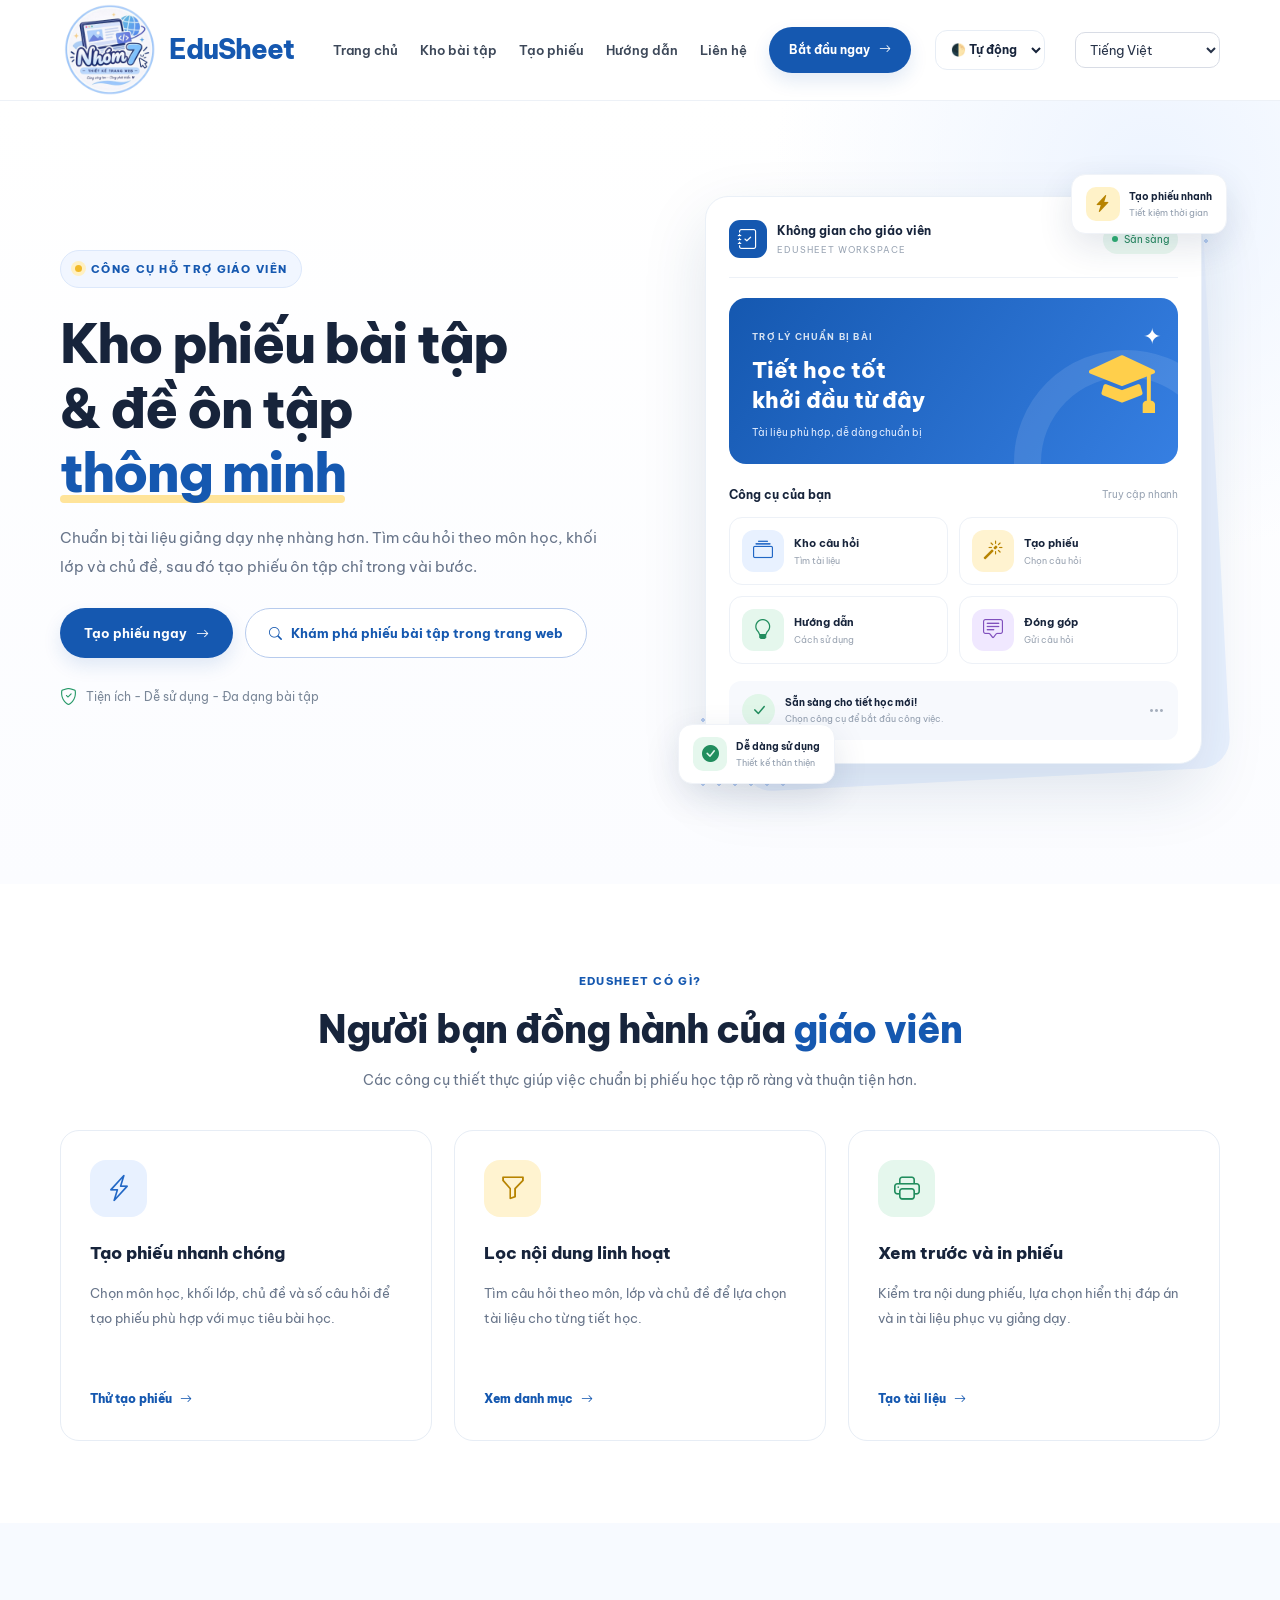
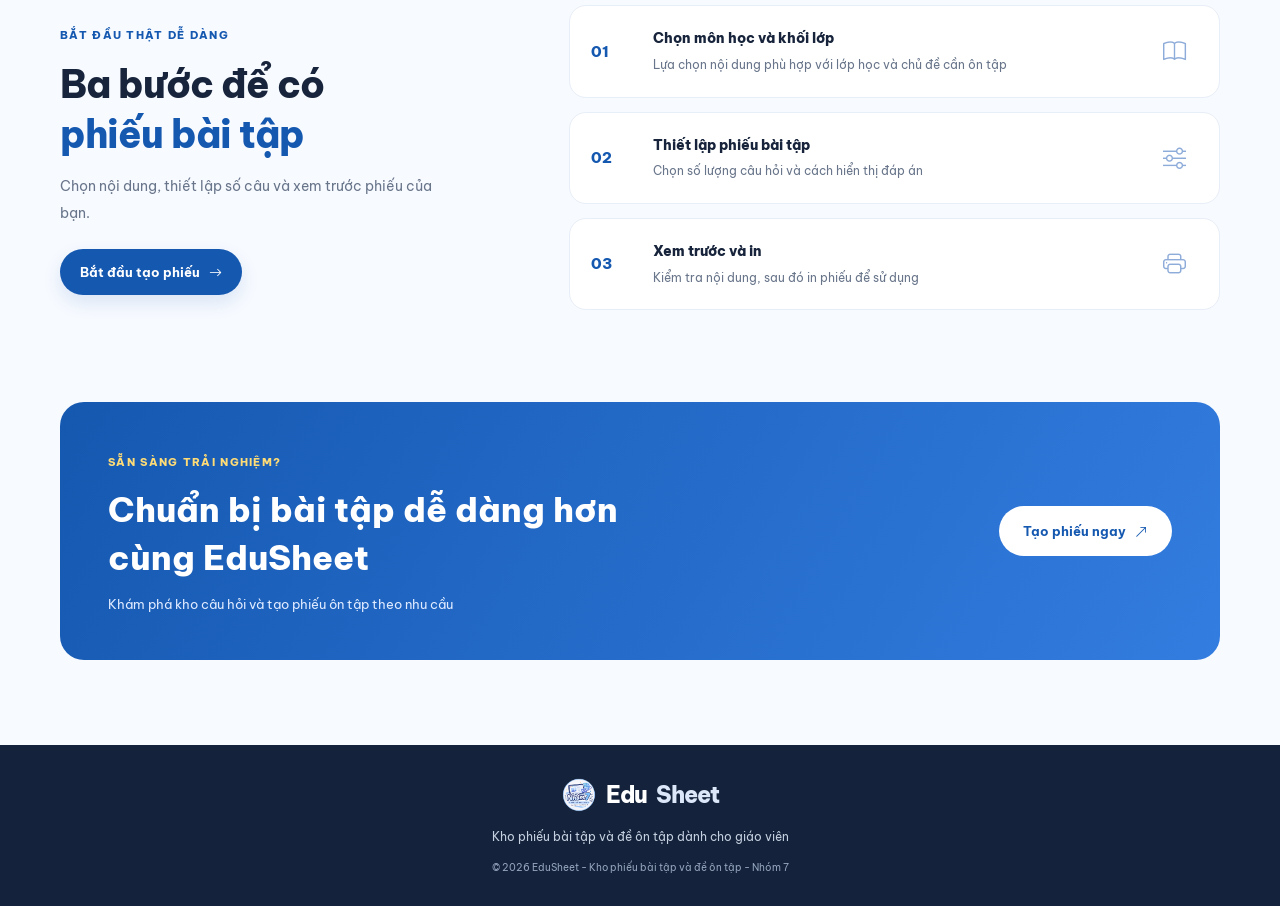
<file: index.html>
<!DOCTYPE html>
<html lang="vi">

<head>
    <meta charset="UTF-8">
    <meta name="viewport" content="width=device-width, initial-scale=1.0">

    <link rel="preconnect" href="https://fonts.googleapis.com">
    <link href="https://fonts.googleapis.com/css2?family=Be+Vietnam+Pro:wght@400;500;600;700;800&display=swap"
        rel="stylesheet">

    <link href="https://cdn.jsdelivr.net/npm/bootstrap-icons@1.11.3/font/bootstrap-icons.min.css" rel="stylesheet">

    <link rel="stylesheet" href="css/style.css">

    <title>EduSheet | Kho phiếu bài tập và đề ôn tập</title>
</head>

<body>

    <header class="site-header">
        <nav class="navbar">
            <div class="container nav-inner">

                <a class="brand" href="index.html">
                    <img src="images/logo-nhom7.png" alt="EduSheet Logo" class="brand-logo">
                    EduSheet
                </a>

                <button class="menu-toggle" id="menuToggle" aria-label="Mở menu">
                    <i class="bi bi-list"></i>
                </button>

                <div class="nav-menu" id="navMenu">

                    <a class="nav-link" href="index.html">Trang chủ</a>
                    <a class="nav-link" href="categories.html">Kho bài tập</a>
                    <a class="nav-link" href="generator.html">Tạo phiếu</a>
                    <a class="nav-link" href="faq.html">Hướng dẫn</a>
                    <a class="nav-link" href="contact.html">Liên hệ</a>

                    <a class="btn btn-primary nav-cta" href="generator.html">
                        Bắt đầu ngay
                        <i class="bi bi-arrow-right"></i>
                    </a>

                    <div class="theme-switcher">
                        <label for="themeSelect" class="visually-hidden">
                            Chọn giao diện &nbsp; &nbsp;
                        </label>

                        <select id="themeSelect" class="theme-select" aria-label="Chọn giao diện">
                            <option value="light">☀️ Sáng</option>
                            <option value="dark">🌙 Tối</option>
                            <option value="auto">🌓 Tự động</option>
                        </select>
                    </div>

                    <div class="language-switcher">
                        <label for="languageSelect" class="visually-hidden">
                            Chọn ngôn ngữ
                        </label>

                        <select id="languageSelect" class="form-select form-select-sm" aria-label="Chọn ngôn ngữ">
                            <option value="vi">Tiếng Việt</option>
                            <option value="en">English</option>
                        </select>
                    </div>

                </div>
            </div>
        </nav>
    </header>
    <main>

        <section class="hero">
            <div class="container hero-grid">

                <div class="hero-copy reveal">

                    <div class="eyebrow">
                        <span class="eyebrow-dot"></span>
                        CÔNG CỤ HỖ TRỢ GIÁO VIÊN
                    </div>

                    <h1>
                        Kho phiếu bài tập<br>
                        &amp; đề ôn tập
                        <span class="title-highlight">nhanh chóng</span>
                    </h1>

                    <p class="hero-lead">
                        Chuẩn bị tài liệu giảng dạy nhẹ nhàng hơn. Tìm câu hỏi
                        theo môn học, khối lớp và chủ đề, sau đó tạo phiếu ôn tập
                        chỉ trong vài bước.
                    </p>

                    <div class="hero-actions">
                        <a class="btn btn-primary btn-large" href="generator.html">
                            Tạo phiếu ngay
                            <i class="bi bi-arrow-right"></i>
                        </a>

                        <a class="btn btn-outline btn-large" href="categories.html">
                            <i class="bi bi-search"></i>
                            Khám phá phiếu bài tập trong trang web
                        </a>
                    </div>

                    <div class="hero-trust">
                        <i class="bi bi-shield-check"></i>
                        Tiện ích - Dễ sử dụng - Đa dạng bài tập
                    </div>

                </div>

                <div class="hero-art reveal">

                    <div class="dots dots-top"></div>

                    <div class="dashboard">

                        <div class="dash-top">

                            <div class="dash-brand">
                                <span class="mini-mark">
                                    <i class="bi bi-journal-check"></i>
                                </span>

                                <div>
                                    <strong>Không gian cho giáo viên</strong>
                                    <small>EDUSHEET WORKSPACE</small>
                                </div>
                            </div>

                            <span class="status">
                                <i></i>
                                Sẵn sàng
                            </span>

                        </div>

                        <div class="dash-banner">

                            <div>
                                <small>TRỢ LÝ CHUẨN BỊ BÀI</small>

                                <h2>
                                    Tiết học tốt<br>
                                    khởi đầu từ đây
                                </h2>

                                <p>
                                    Tài liệu phù hợp, dễ dàng chuẩn bị
                                </p>
                            </div>

                            <div class="banner-illustration">
                                <i class="bi bi-mortarboard-fill"></i>
                                <span>✦</span>
                            </div>

                        </div>

                        <div class="dash-section-title">
                            <strong>Công cụ của bạn</strong>
                            <span>Truy cập nhanh</span>
                        </div>

                        <div class="dash-grid">

                            <a href="categories.html" class="dash-item">
                                <span class="dash-icon blue">
                                    <i class="bi bi-collection"></i>
                                </span>
                                <b>Kho câu hỏi</b>
                                <small>Tìm tài liệu</small>
                            </a>

                            <a href="generator.html" class="dash-item">
                                <span class="dash-icon yellow">
                                    <i class="bi bi-magic"></i>
                                </span>
                                <b>Tạo phiếu</b>
                                <small>Chọn câu hỏi</small>
                            </a>

                            <a href="faq.html" class="dash-item">
                                <span class="dash-icon green">
                                    <i class="bi bi-lightbulb"></i>
                                </span>
                                <b>Hướng dẫn</b>
                                <small>Cách sử dụng</small>
                            </a>

                            <a href="contact.html" class="dash-item">
                                <span class="dash-icon purple">
                                    <i class="bi bi-chat-square-text"></i>
                                </span>
                                <b>Đóng góp</b>
                                <small>Gửi câu hỏi</small>
                            </a>

                        </div>

                        <div class="dash-bottom">

                            <span class="check-circle">
                                <i class="bi bi-check-lg"></i>
                            </span>

                            <div>
                                <b>Sẵn sàng cho tiết học mới!</b>
                                <small>
                                    Chọn công cụ để bắt đầu công việc.
                                </small>
                            </div>

                            <i class="bi bi-three-dots"></i>

                        </div>

                    </div>

                    <div class="float-note note-top">
                        <span class="note-icon yellow">
                            <i class="bi bi-lightning-charge-fill"></i>
                        </span>

                        <div>
                            <b>Tạo phiếu nhanh</b>
                            <small>Tiết kiệm thời gian</small>
                        </div>
                    </div>

                    <div class="float-note note-bottom">
                        <span class="note-icon green">
                            <i class="bi bi-check-circle-fill"></i>
                        </span>

                        <div>
                            <b>Dễ dàng sử dụng</b>
                            <small>Thiết kế thân thiện</small>
                        </div>
                    </div>

                    <div class="dots dots-bottom"></div>

                </div>
            </div>
        </section>

        <section class="section-space">
            <div class="container">

                <div class="section-heading reveal">
                    <span class="section-kicker">EDUSHEET CÓ GÌ?</span>

                    <h2>
                        Người bạn đồng hành của
                        <span>giáo viên</span>
                    </h2>

                    <p>
                        Các công cụ thiết thực giúp việc chuẩn bị phiếu học tập
                        rõ ràng và thuận tiện hơn.
                    </p>
                </div>

                <div class="benefit-grid">

                    <article class="benefit-card reveal">

                        <div class="benefit-icon icon-blue">
                            <i class="bi bi-lightning-charge"></i>
                        </div>

                        <h3>Tạo phiếu nhanh chóng</h3>

                        <p>
                            Chọn môn học, khối lớp, chủ đề và số câu hỏi để tạo
                            phiếu phù hợp với mục tiêu bài học.
                        </p>

                        <a href="generator.html">
                            Thử tạo phiếu
                            <i class="bi bi-arrow-right"></i>
                        </a>

                    </article>

                    <article class="benefit-card reveal">

                        <div class="benefit-icon icon-yellow">
                            <i class="bi bi-funnel"></i>
                        </div>

                        <h3>Lọc nội dung linh hoạt</h3>

                        <p>
                            Tìm câu hỏi theo môn, lớp và chủ đề để lựa chọn tài
                            liệu cho từng tiết học.
                        </p>

                        <a href="categories.html">
                            Xem danh mục
                            <i class="bi bi-arrow-right"></i>
                        </a>

                    </article>

                    <article class="benefit-card reveal">

                        <div class="benefit-icon icon-green">
                            <i class="bi bi-printer"></i>
                        </div>

                        <h3>Xem trước và in phiếu</h3>

                        <p>
                            Kiểm tra nội dung phiếu, lựa chọn hiển thị đáp án
                            và in tài liệu phục vụ giảng dạy.
                        </p>

                        <a href="generator.html">
                            Tạo tài liệu
                            <i class="bi bi-arrow-right"></i>
                        </a>

                    </article>

                </div>
            </div>
        </section>

        <section class="steps-section section-space">
            <div class="container steps-layout">

                <div class="steps-copy reveal">

                    <span class="section-kicker">
                        BẮT ĐẦU THẬT DỄ DÀNG
                    </span>

                    <h2>
                        Ba bước để có<br>
                        <span>phiếu bài tập</span>
                    </h2>

                    <p>
                        Chọn nội dung, thiết lập số câu và xem trước phiếu của bạn.
                    </p>

                    <a href="generator.html" class="btn btn-primary">
                        Bắt đầu tạo phiếu
                        <i class="bi bi-arrow-right"></i>
                    </a>

                </div>

                <div class="steps-list">

                    <div class="step reveal">

                        <span class="step-number">01</span>

                        <div>
                            <h3>Chọn môn học và khối lớp</h3>
                            <p>
                                Lựa chọn nội dung phù hợp với lớp học và chủ đề
                                cần ôn tập
                            </p>
                        </div>

                        <i class="bi bi-book"></i>

                    </div>

                    <div class="step reveal">

                        <span class="step-number">02</span>

                        <div>
                            <h3>Thiết lập phiếu bài tập</h3>
                            <p>
                                Chọn số lượng câu hỏi và cách hiển thị đáp án
                            </p>
                        </div>

                        <i class="bi bi-sliders"></i>

                    </div>

                    <div class="step reveal">

                        <span class="step-number">03</span>

                        <div>
                            <h3>Xem trước và in</h3>
                            <p>
                                Kiểm tra nội dung, sau đó in phiếu để sử dụng
                            </p>
                        </div>

                        <i class="bi bi-printer"></i>

                    </div>

                </div>
            </div>
        </section>

        <section class="cta-section">
            <div class="container">

                <div class="cta-box reveal">

                    <div>
                        <span class="section-kicker">
                            SẴN SÀNG TRẢI NGHIỆM?
                        </span>

                        <h2>
                            Chuẩn bị bài tập dễ dàng hơn<br>
                            cùng EduSheet
                        </h2>

                        <p>
                            Khám phá kho câu hỏi và tạo phiếu ôn tập theo nhu cầu
                        </p>
                    </div>

                    <a href="generator.html" class="btn btn-white btn-large">
                        Tạo phiếu ngay
                        <i class="bi bi-arrow-up-right"></i>
                    </a>

                </div>
            </div>
        </section>

    </main>

    <footer class="footer">
        <div class="container footer-inner">

            <a class="brand footer-brand" href="index.html">
                <img src="images/logo-nhom7.png" alt="EduSheet Logo" class="brand-logo">
                Edu<span class="brand-accent">Sheet</span>
            </a>

            <p>
                Kho phiếu bài tập và đề ôn tập dành cho giáo viên
            </p>

            <small>
                © 2026 EduSheet - Kho phiếu bài tập và đề ôn tập - Nhóm 7
            </small>

        </div>
    </footer>

    <button id="backToTop" class="back-to-top" aria-label="Lên đầu trang">
        <i class="bi bi-arrow-up"></i>
    </button>

    <script src="js/data.js"></script>
    <script src="js/main.js"></script>
    <script src="js/i18n.js"></script>
</body>

</html>
</file>
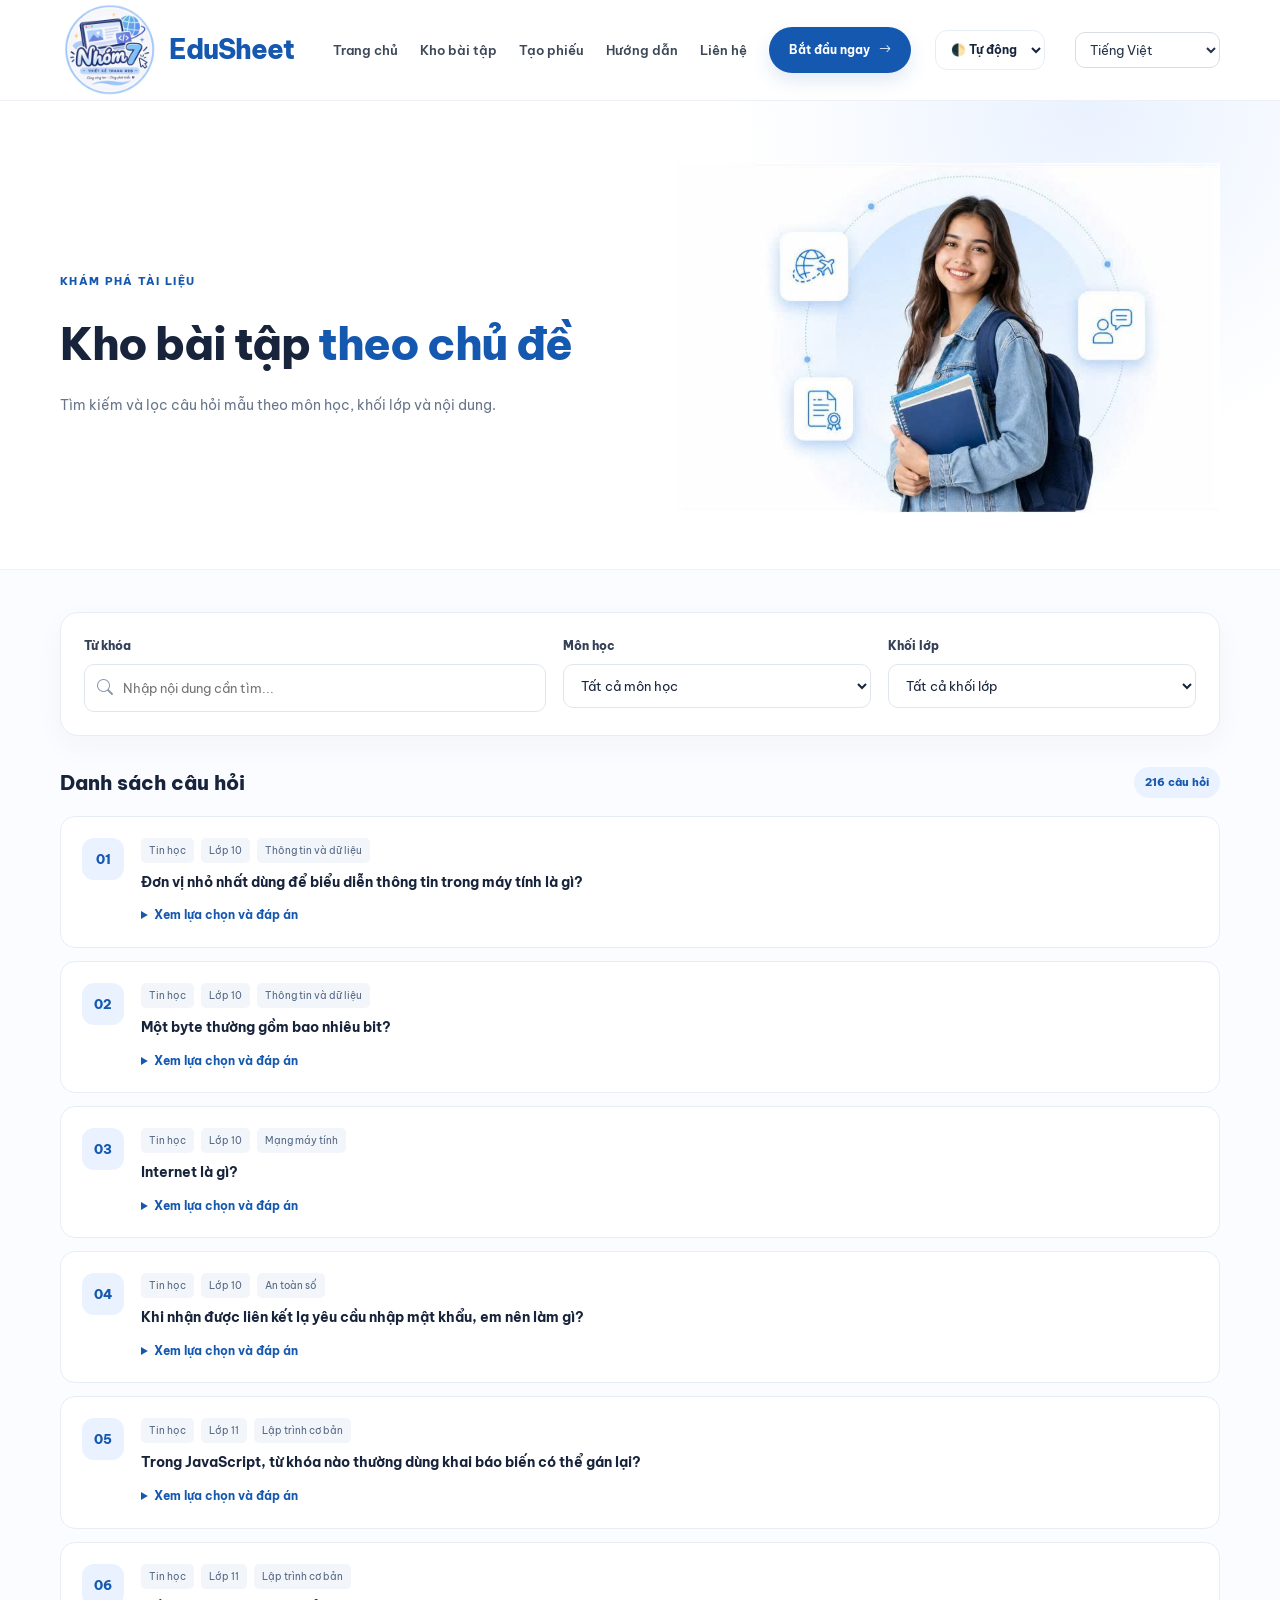
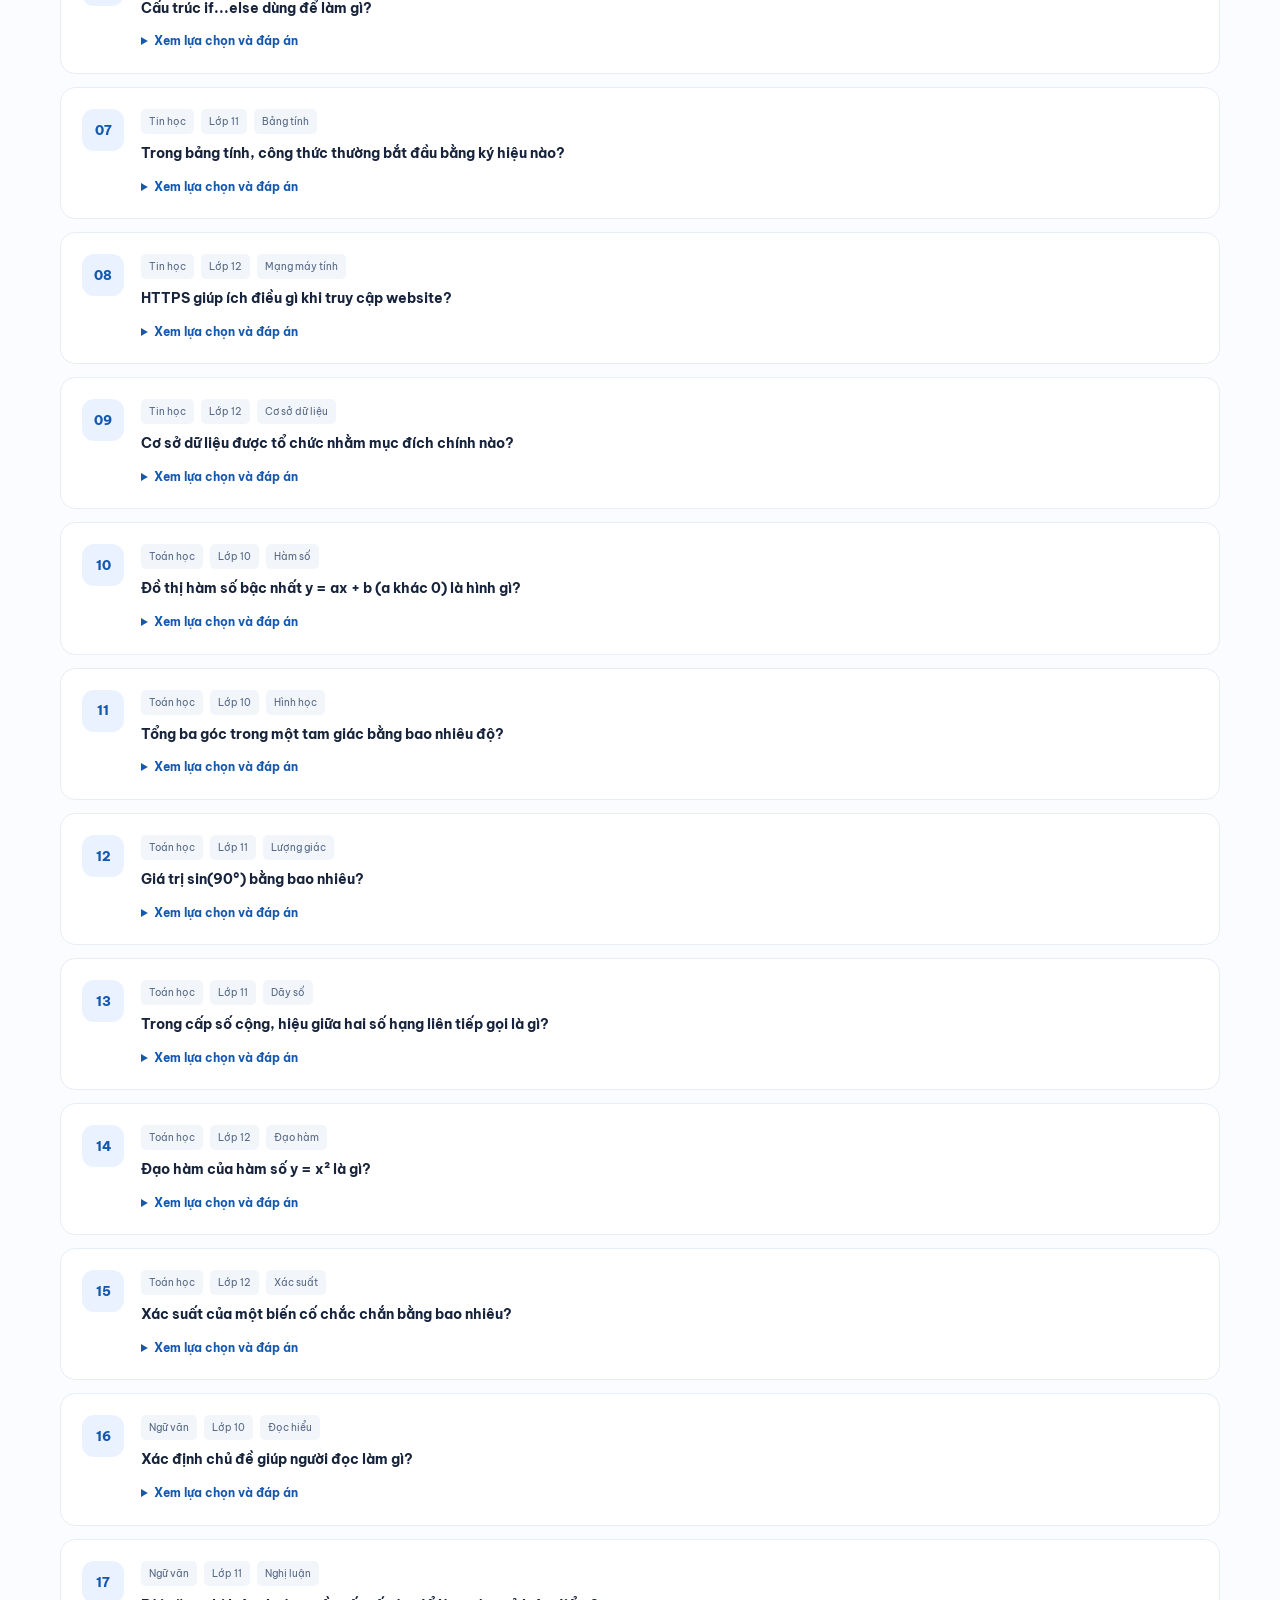
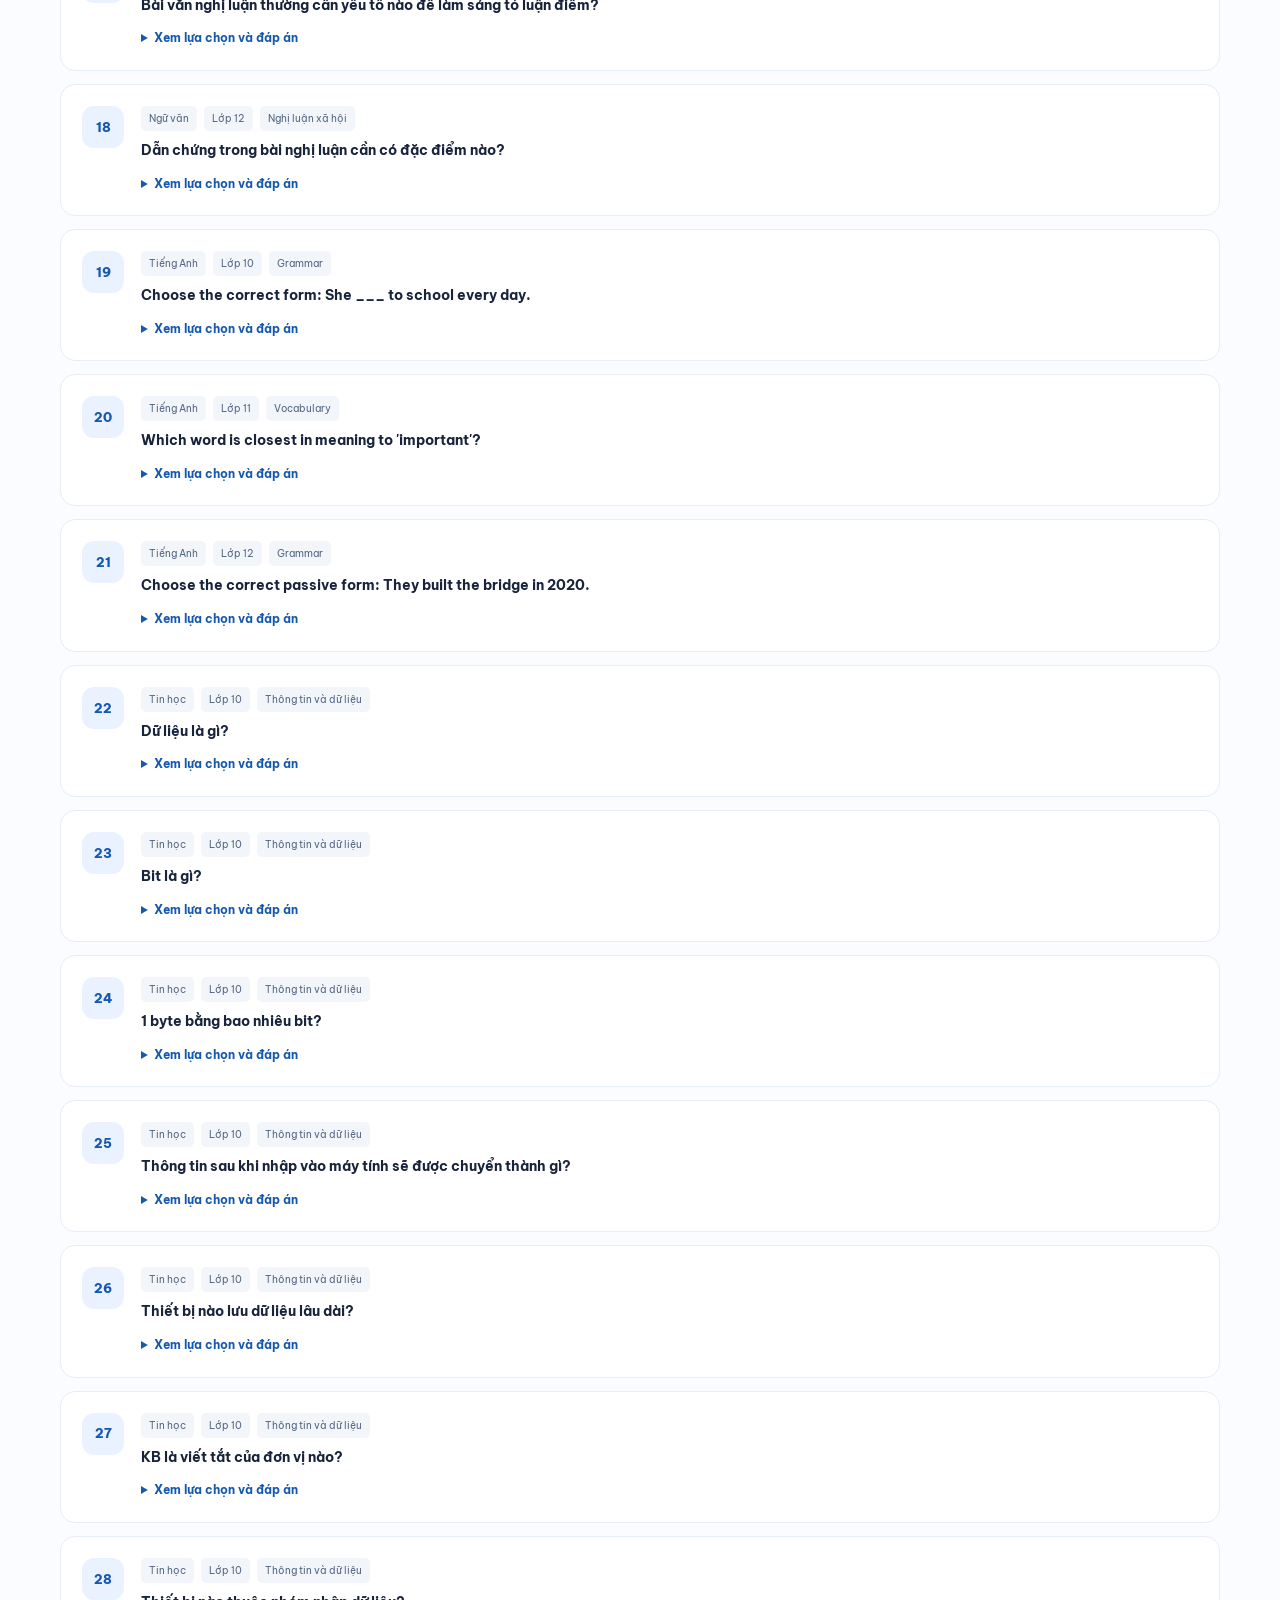
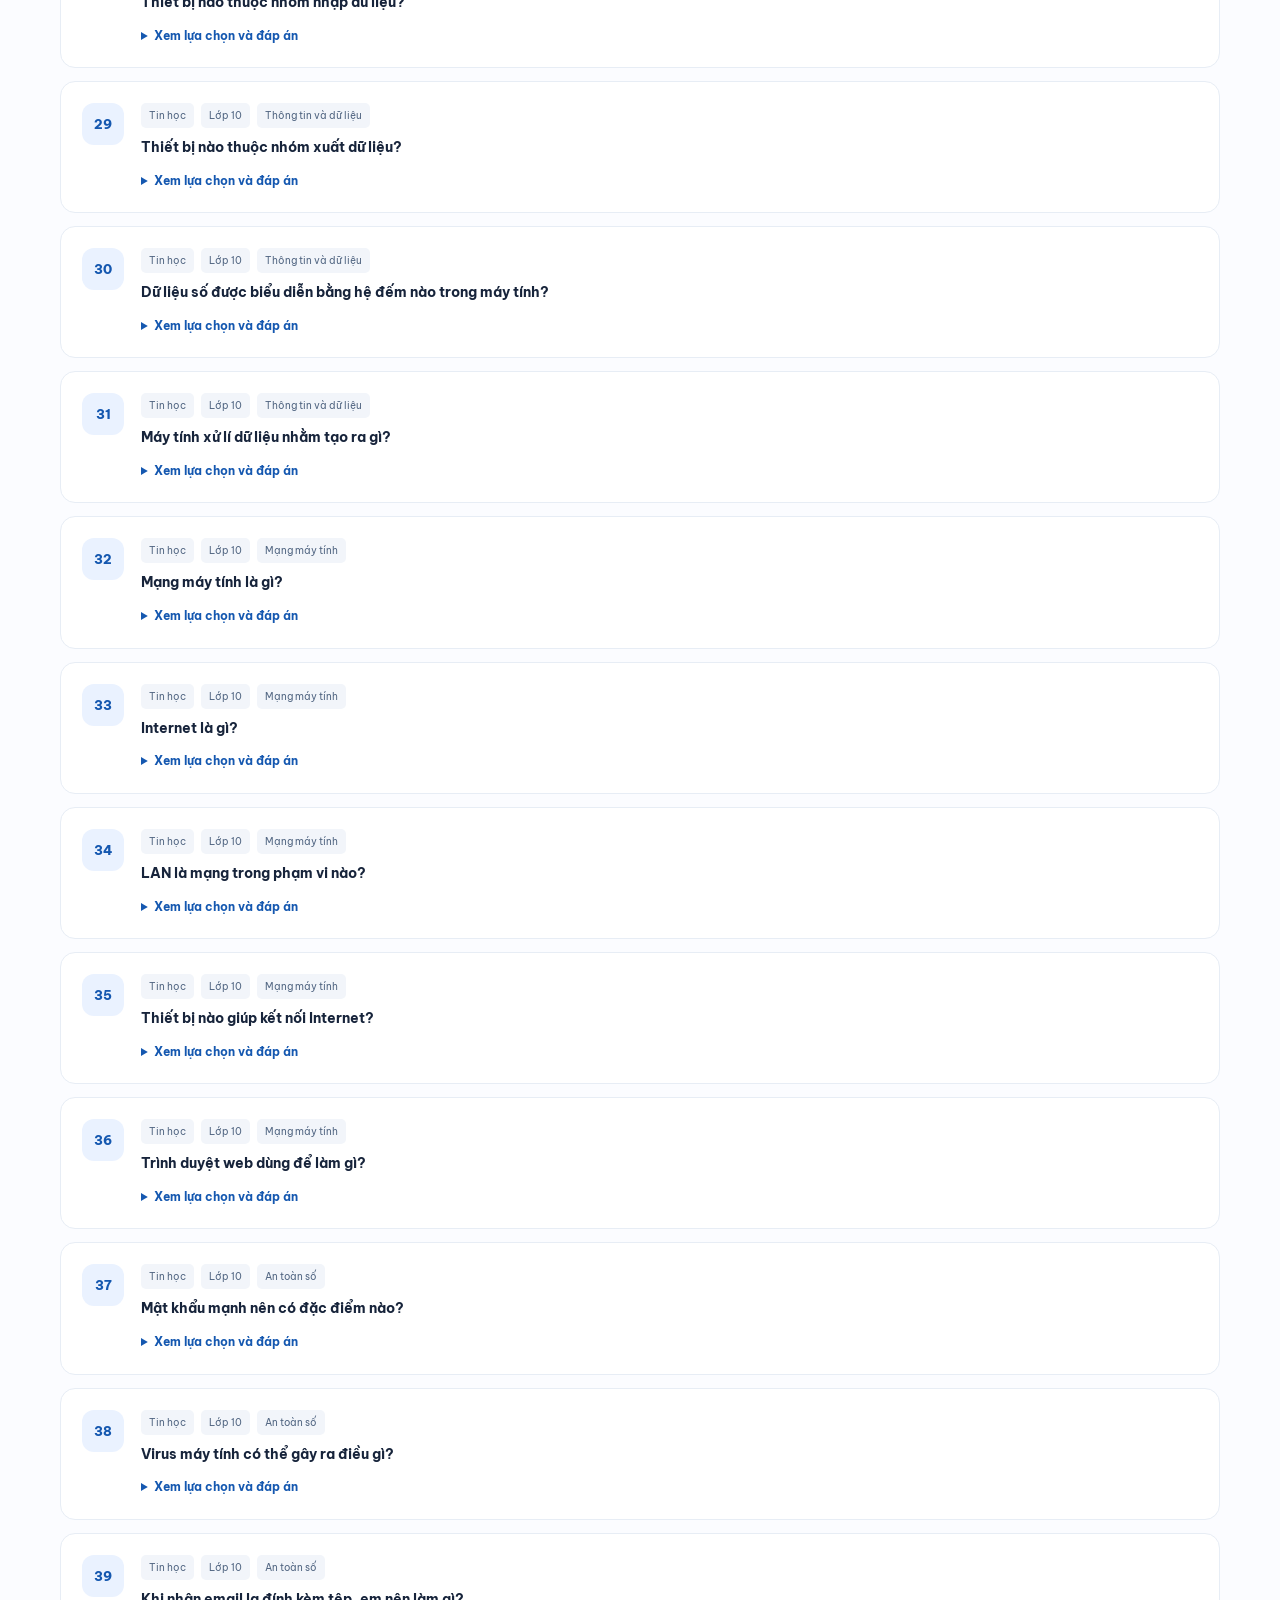
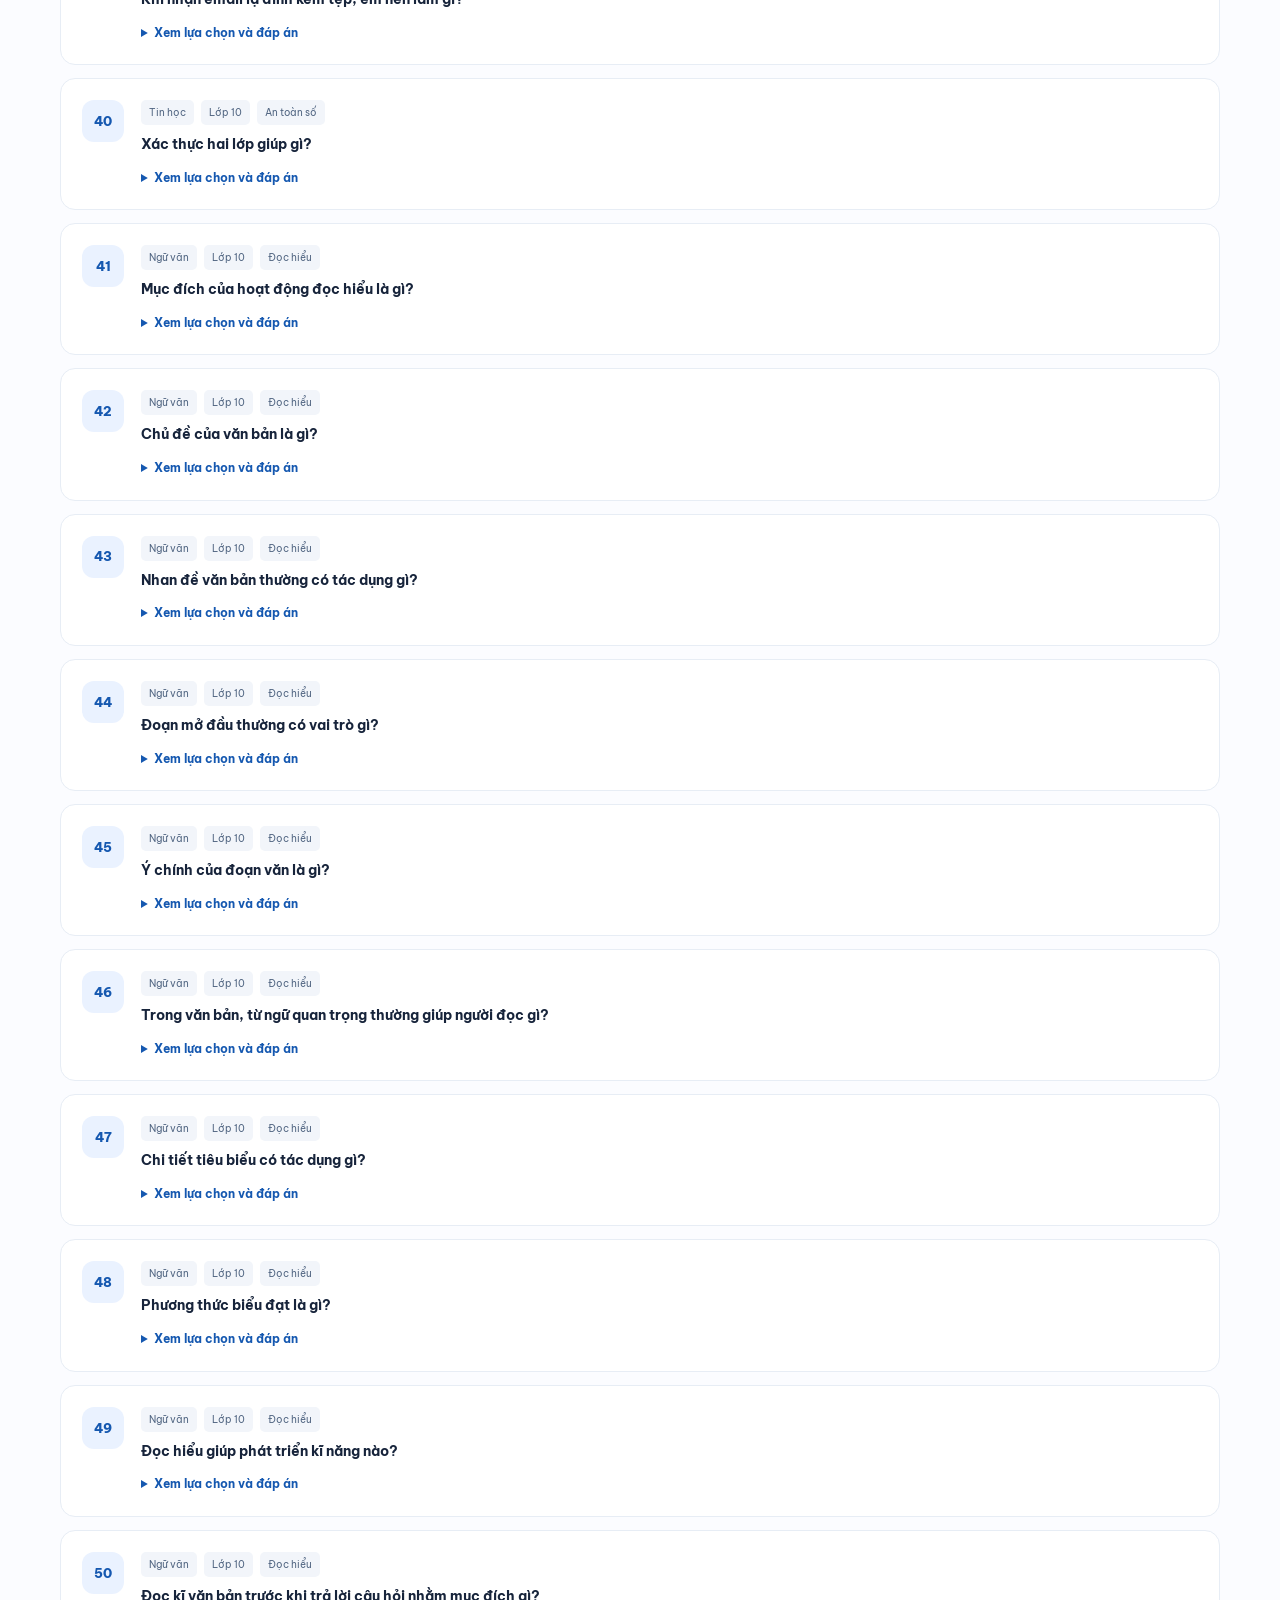
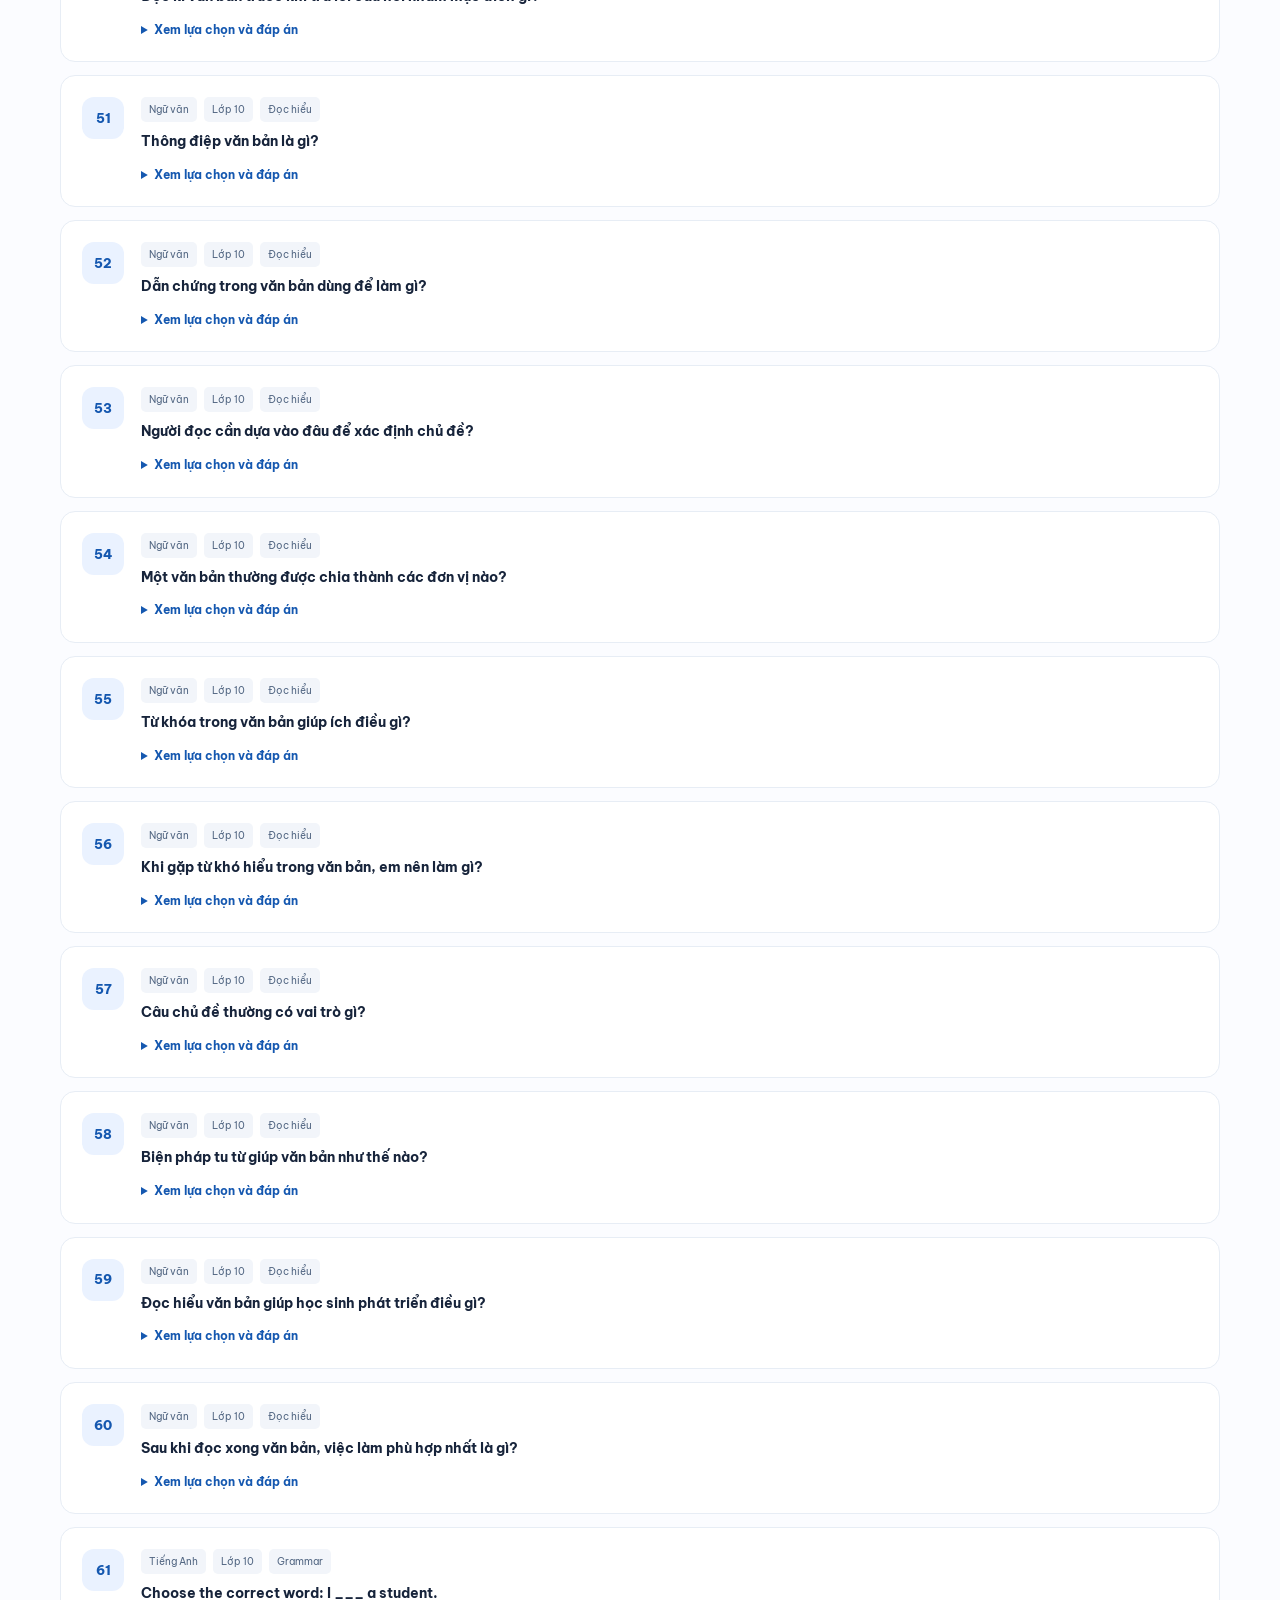
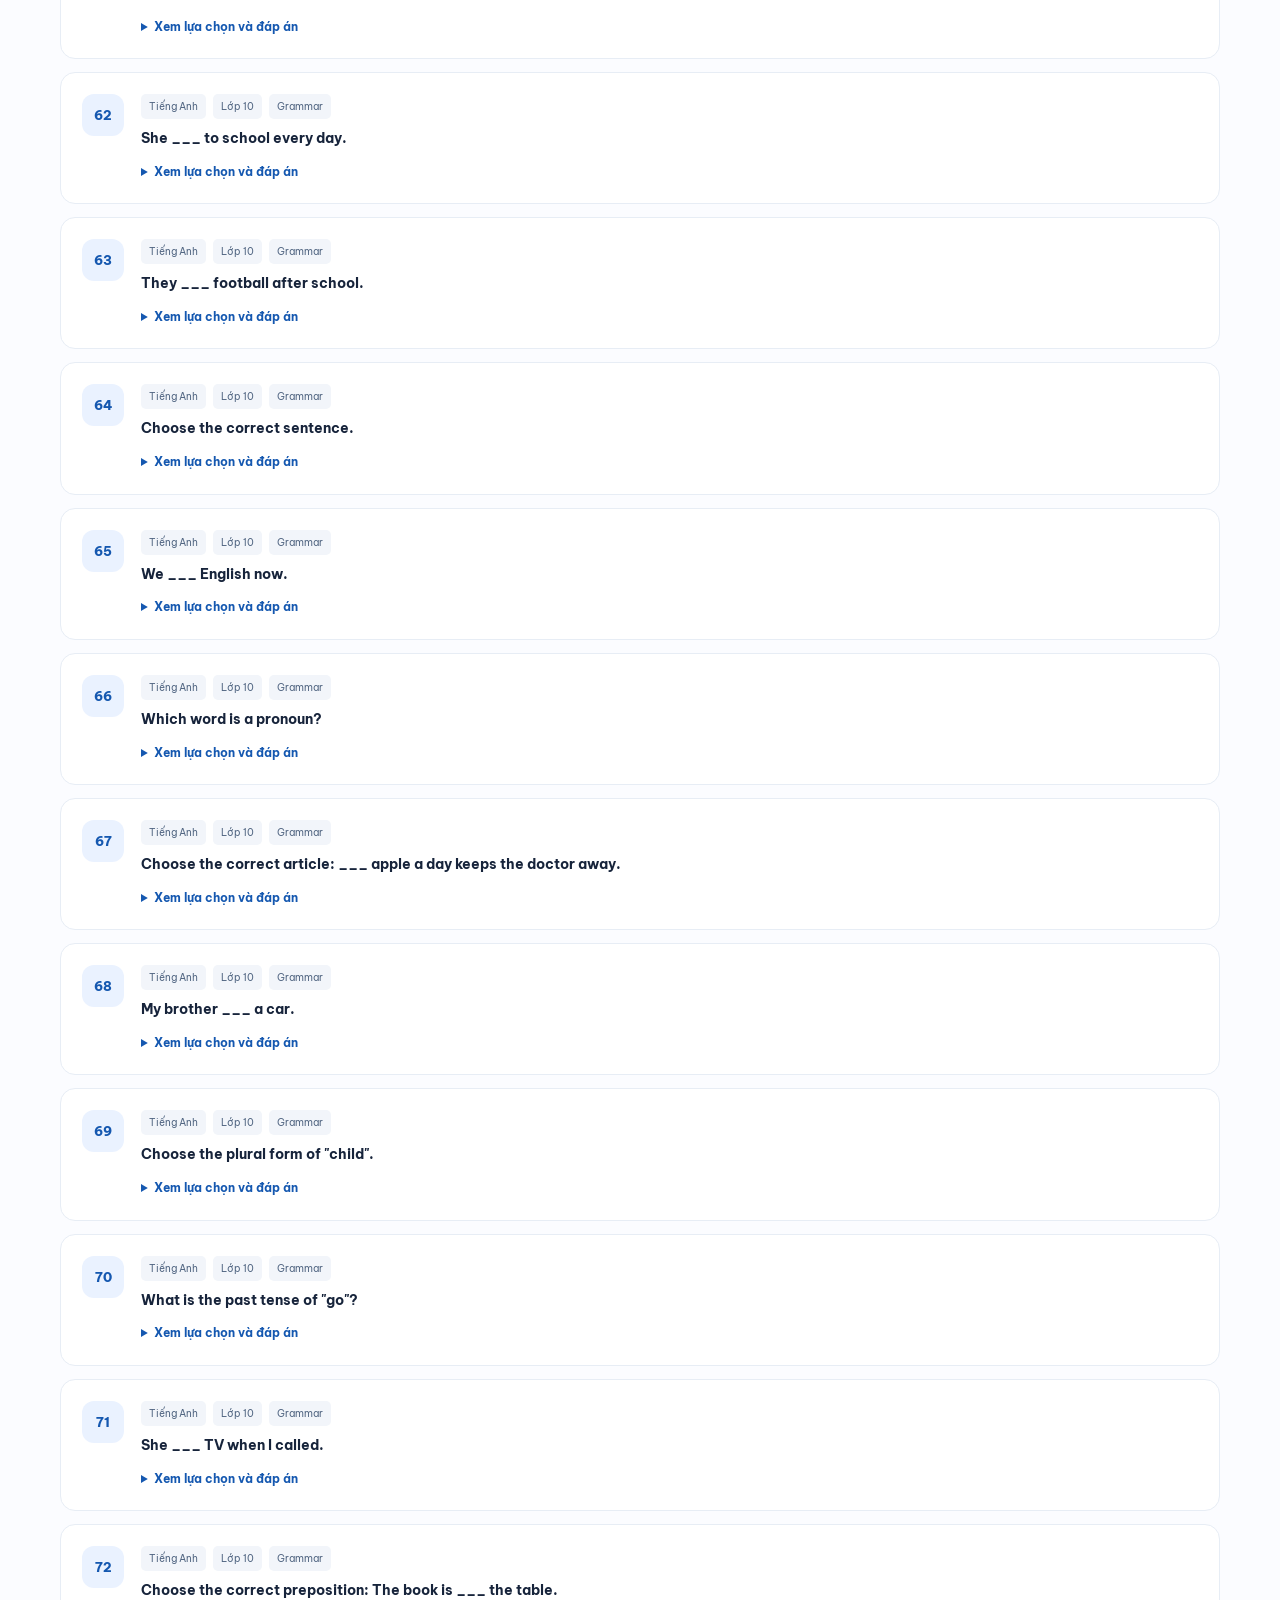
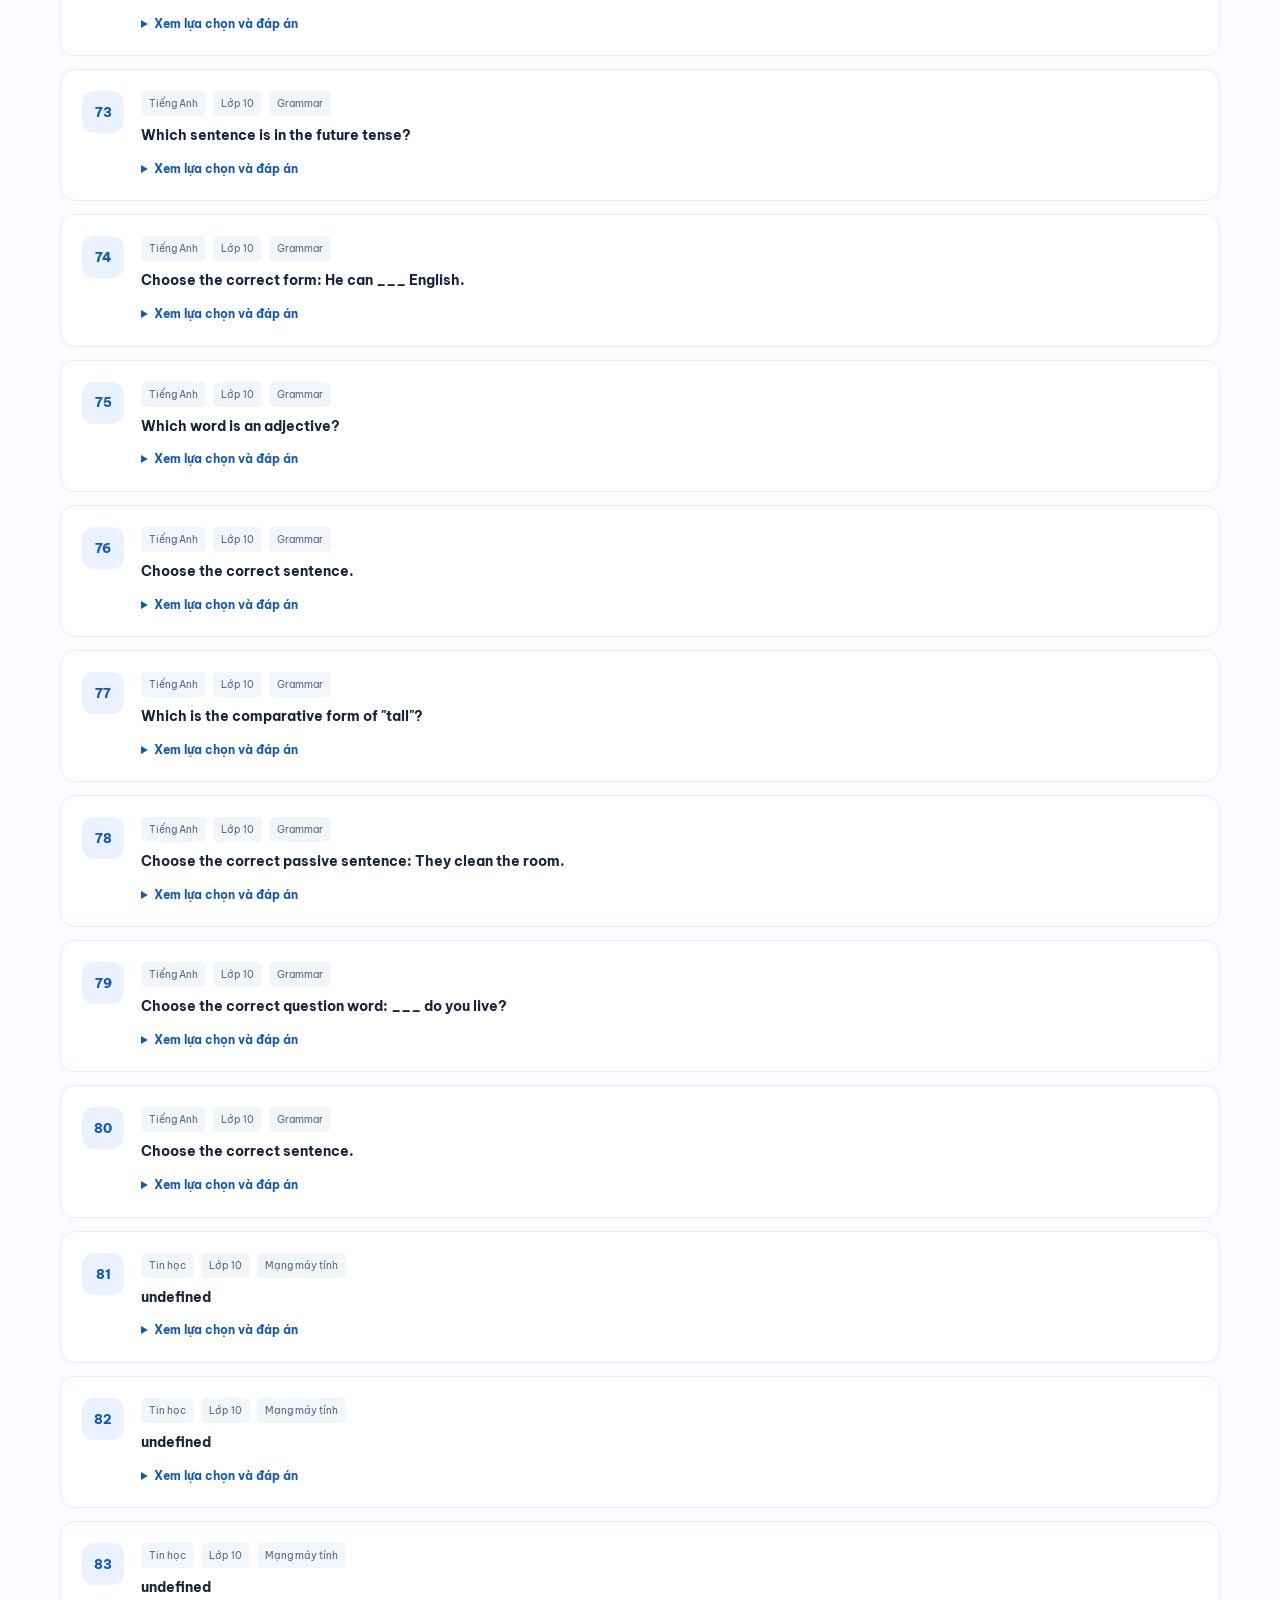
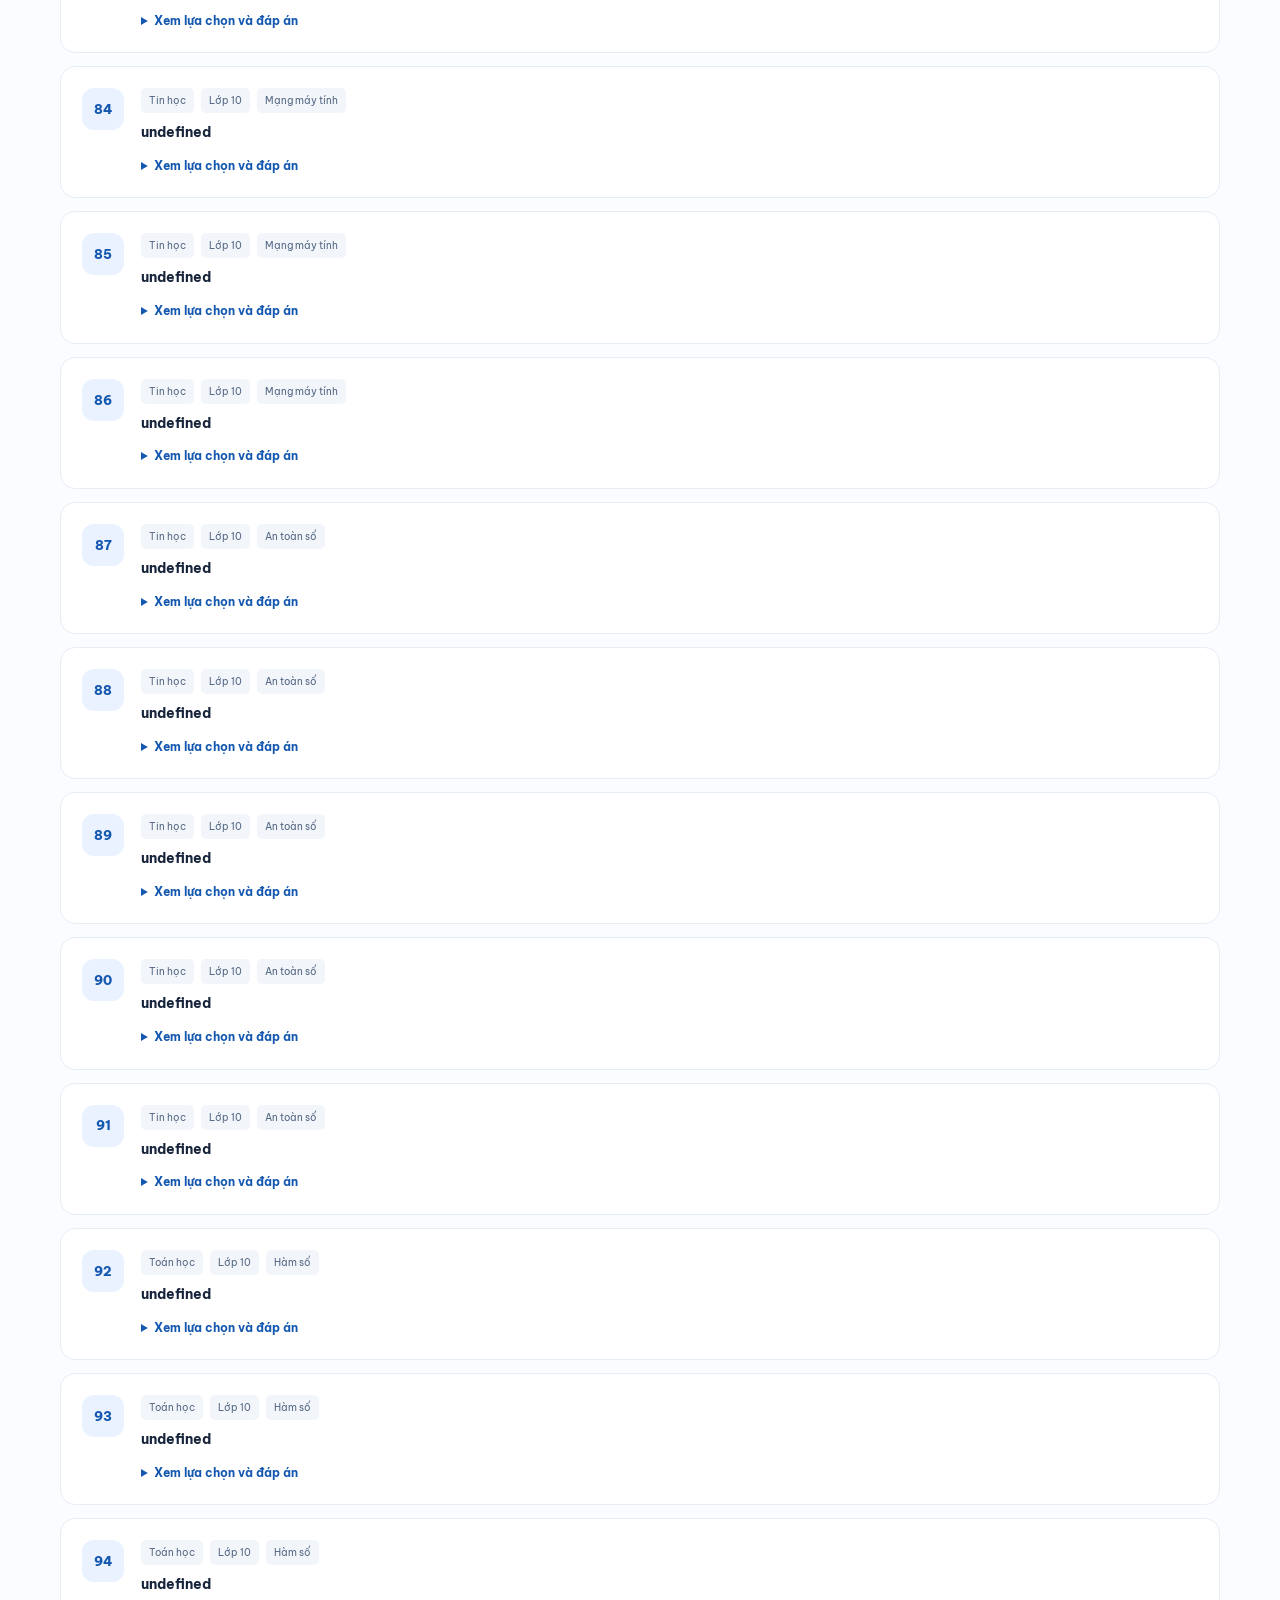
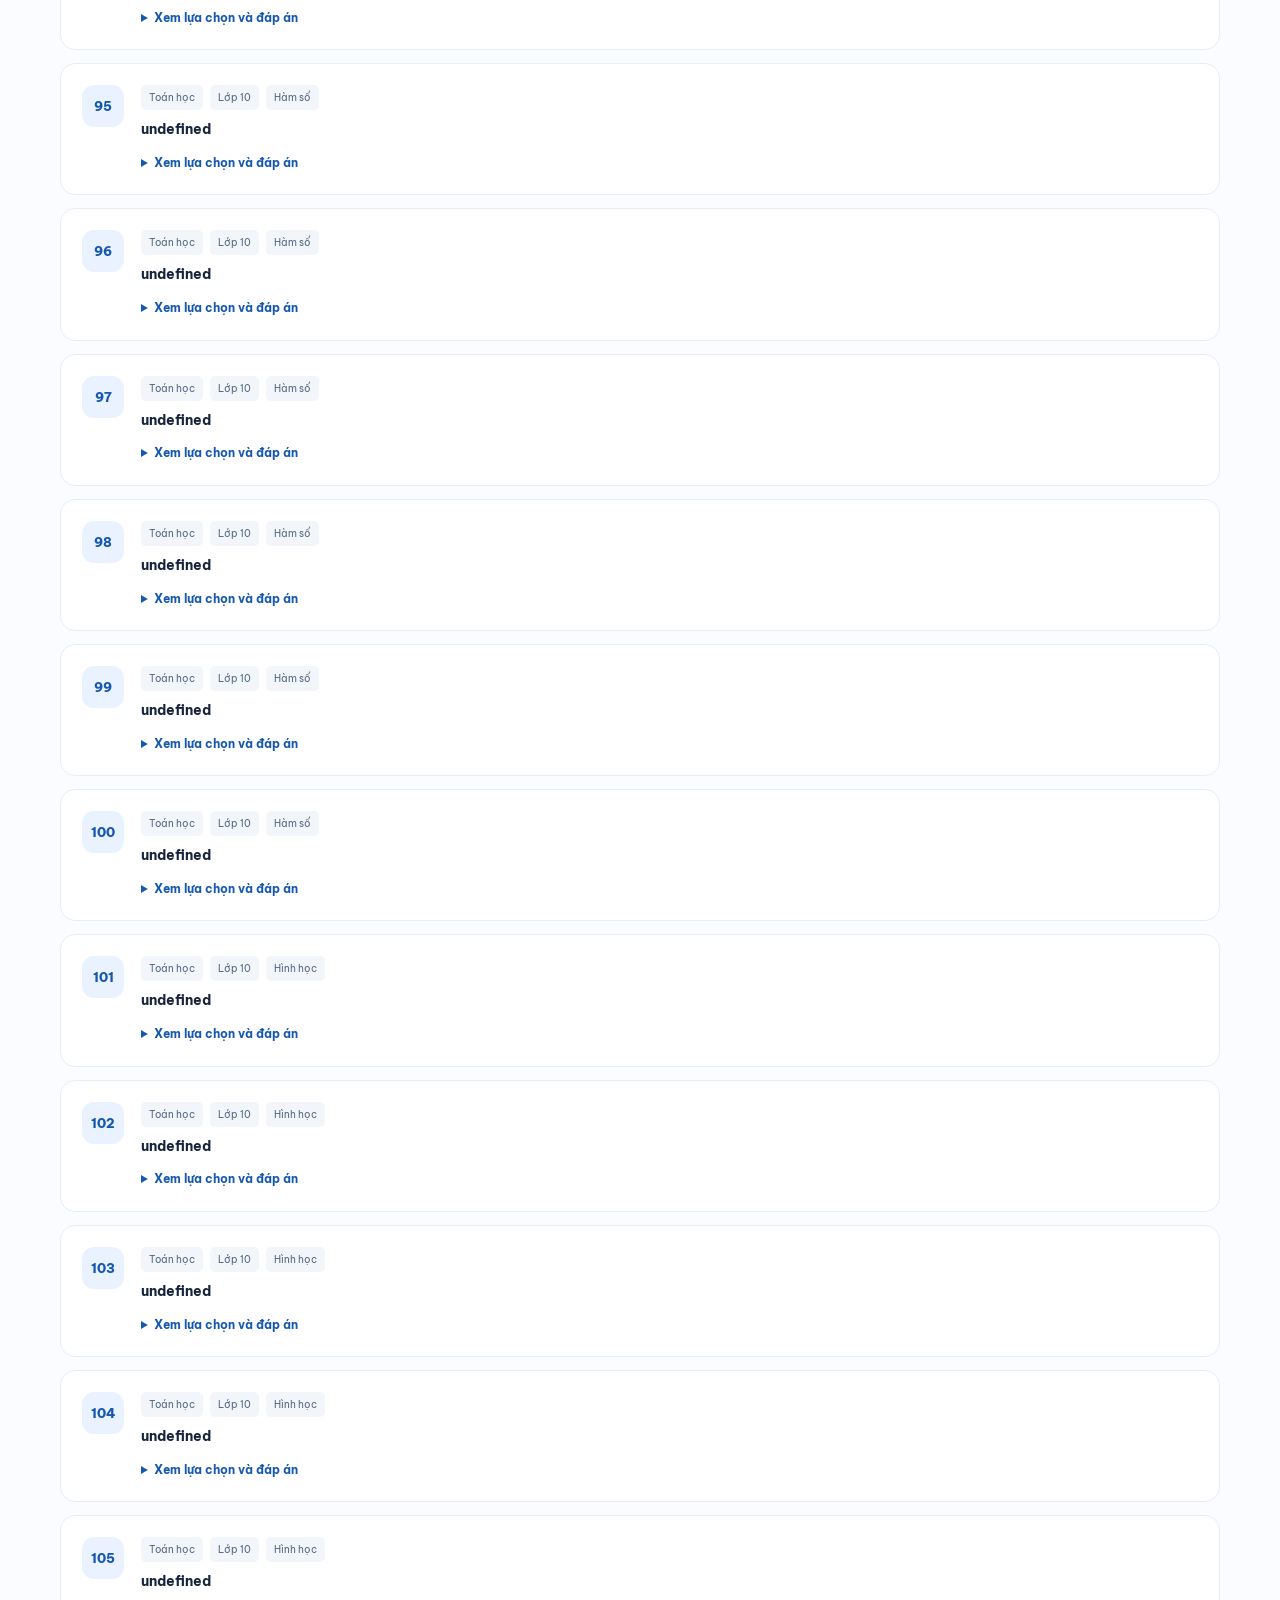
<file: categories.html>
<!DOCTYPE html>
<html lang="vi">

<head>
    <meta charset="UTF-8">
    <meta name="viewport" content="width=device-width, initial-scale=1.0">

    <link rel="preconnect" href="https://fonts.googleapis.com">

    <link href="https://fonts.googleapis.com/css2?family=Be+Vietnam+Pro:wght@400;500;600;700;800&display=swap"
        rel="stylesheet">

    <link href="https://cdn.jsdelivr.net/npm/bootstrap-icons@1.11.3/font/bootstrap-icons.min.css" rel="stylesheet">

    <link rel="stylesheet" href="css/style.css">

    <title>Kho bài tập | EduSheet</title>
</head>

<body>

    <header class="site-header">
        <nav class="navbar">
            <div class="container nav-inner">

                <a class="brand" href="index.html">
                    <img src="images/logo-nhom7.png" alt="EduSheet Logo" class="brand-logo">
                    EduSheet
                </a>

                <button class="menu-toggle" id="menuToggle" aria-label="Mở menu">
                    <i class="bi bi-list"></i>
                </button>

                <div class="nav-menu" id="navMenu">

                    <a class="nav-link" href="index.html">Trang chủ</a>
                    <a class="nav-link" href="categories.html">Kho bài tập</a>
                    <a class="nav-link" href="generator.html">Tạo phiếu</a>
                    <a class="nav-link" href="faq.html">Hướng dẫn</a>
                    <a class="nav-link" href="contact.html">Liên hệ</a>

                    <a class="btn btn-primary nav-cta" href="generator.html">
                        Bắt đầu ngay
                        <i class="bi bi-arrow-right"></i>
                    </a>

                    <div class="theme-switcher">
                        <label for="themeSelect" class="visually-hidden">
                            Chọn giao diện &nbsp; &nbsp;
                        </label>

                        <select id="themeSelect" class="theme-select" aria-label="Chọn giao diện">
                            <option value="light">☀️ Sáng</option>
                            <option value="dark">🌙 Tối</option>
                            <option value="auto">🌓 Tự động</option>
                        </select>
                    </div>

                    <div class="language-switcher">
                        <label for="languageSelect" class="visually-hidden">
                            Chọn ngôn ngữ
                        </label>

                        <select id="languageSelect" class="form-select form-select-sm" aria-label="Chọn ngôn ngữ">
                            <option value="vi"> Tiếng Việt</option>
                            <option value="en"> English</option>
                        </select>
                    </div>

                </div>
            </div>
        </nav>
    </header>

    <main class="inner-page">

        <section class="page-hero">
            <div class="container page-hero-inner">
                <div class="page-hero-text">

                    <span class="section-kicker">
                        KHÁM PHÁ TÀI LIỆU
                    </span>

                    <h1>
                        Kho bài tập <span>theo chủ đề</span>
                    </h1>

                    <p>
                        Tìm kiếm và lọc câu hỏi mẫu theo môn học, khối lớp và nội dung.
                    </p>
                </div>
                <div class="page-hero-image">
                    <img src="images/anhchen.jpg" alt="ảnh chèn">
                </div>

            </div>
        </section>

        <section class="container page-content">

            <div class="filter-panel">

                <div class="field">

                    <label for="searchQuestions">Từ khóa</label>

                    <div class="input-with-icon">

                        <i class="bi bi-search"></i>

                        <input id="searchQuestions" type="search" placeholder="Nhập nội dung cần tìm...">

                    </div>

                </div>

                <div class="field">

                    <label for="filterSubject">Môn học</label>

                    <select id="filterSubject">
                        <option value="">Tất cả môn học</option>
                        <option>Tin học</option>
                        <option>Toán học</option>
                        <option>Ngữ văn</option>
                        <option>Tiếng Anh</option>
                    </select>

                </div>

                <div class="field">

                    <label for="filterGrade">Khối lớp</label>

                    <select id="filterGrade">
                        <option value="">Tất cả khối lớp</option>
                        <option value="10">Lớp 10</option>
                        <option value="11">Lớp 11</option>
                        <option value="12">Lớp 12</option>
                    </select>

                </div>

            </div>

            <div class="results-top">

                <h2>Danh sách câu hỏi</h2>

                <span id="resultCount" class="result-count"></span>

            </div>

            <div id="questionList" class="question-list"></div>

            <div class="center-action">

                <a class="btn btn-primary btn-large" href="generator.html">
                    Tạo phiếu từ kho câu hỏi
                    <i class="bi bi-arrow-right"></i>
                </a>

            </div>

        </section>

    </main>

    <footer class="footer">
        <div class="container footer-inner">

            <a class="brand footer-brand" href="index.html">
                <img src="images/logo-nhom7.png" alt="EduSheet Logo" class="brand-logo">
                Edu<span class="brand-accent">Sheet</span>
            </a>

            <p>
                Kho phiếu bài tập và đề ôn tập dành cho giáo viên
            </p>

            <small>
                © 2026 EduSheet - Kho phiếu bài tập và đề thi ôn tập - Nhóm 7
            </small>

        </div>
    </footer>
    <button id="backToTop" class="back-to-top" aria-label="Lên đầu trang">
        <i class="bi bi-arrow-up"></i>
    </button>

    <script src="js/data.js"></script>
    <script src="js/main.js"></script>
    <script src="js/i18n.js"></script>

</body>

</html>
</file>
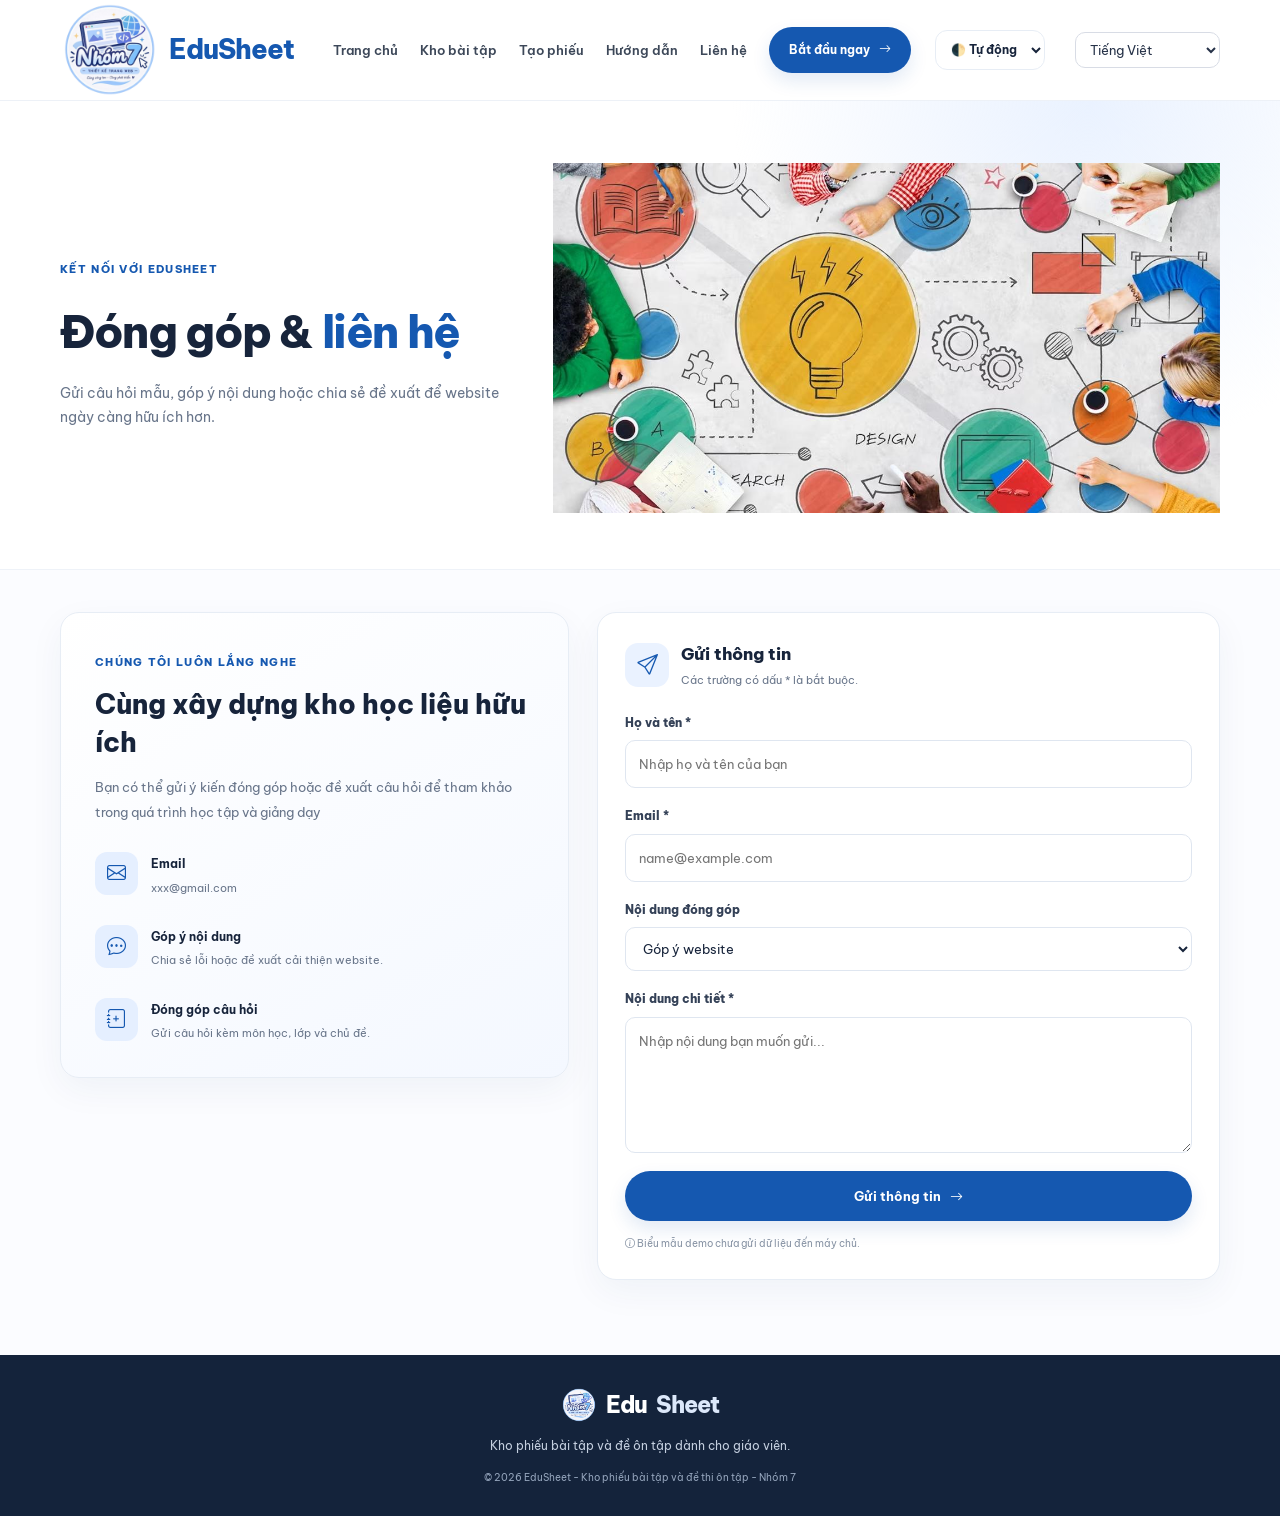
<file: contact.html>
<!DOCTYPE html>
<html lang="vi">

<head>
    <meta charset="UTF-8">
    <meta name="viewport" content="width=device-width, initial-scale=1.0">

    <link rel="preconnect" href="https://fonts.googleapis.com">

    <link href="https://fonts.googleapis.com/css2?family=Be+Vietnam+Pro:wght@400;500;600;700;800&display=swap"
        rel="stylesheet">

    <link href="https://cdn.jsdelivr.net/npm/bootstrap-icons@1.11.3/font/bootstrap-icons.min.css" rel="stylesheet">

    <link rel="stylesheet" href="css/style.css">

    <title>Liên hệ | EduSheet</title>
</head>

<body>

    <header class="site-header">
        <nav class="navbar">
            <div class="container nav-inner">

                <a class="brand" href="index.html">
                    <img src="images/logo-nhom7.png" alt="EduSheet Logo" class="brand-logo">
                    EduSheet
                </a>

                <button class="menu-toggle" id="menuToggle" aria-label="Mở menu">
                    <i class="bi bi-list"></i>
                </button>

                <div class="nav-menu" id="navMenu">

                    <a class="nav-link" href="index.html">Trang chủ</a>
                    <a class="nav-link" href="categories.html">Kho bài tập</a>
                    <a class="nav-link" href="generator.html">Tạo phiếu</a>
                    <a class="nav-link" href="faq.html">Hướng dẫn</a>
                    <a class="nav-link" href="contact.html">Liên hệ</a>

                    <a class="btn btn-primary nav-cta" href="generator.html">
                        Bắt đầu ngay
                        <i class="bi bi-arrow-right"></i>
                    </a>

                    <div class="theme-switcher">
                        <label for="themeSelect" class="visually-hidden">
                            Chọn giao diện &nbsp; &nbsp;
                        </label>

                        <select id="themeSelect" class="theme-select" aria-label="Chọn giao diện">
                            <option value="light">☀️ Sáng</option>
                            <option value="dark">🌙 Tối</option>
                            <option value="auto">🌓 Tự động</option>
                        </select>
                    </div>

                    <div class="language-switcher">
                        <label for="languageSelect" class="visually-hidden">
                            Chọn ngôn ngữ
                        </label>

                        <select id="languageSelect" class="form-select form-select-sm" aria-label="Chọn ngôn ngữ">
                            <option value="vi">Tiếng Việt</option>
                            <option value="en">English</option>
                        </select>
                    </div>

                </div>
            </div>
        </nav>
    </header>
    <main class="inner-page">

        <section class="page-hero">
            <div class="container page-hero-inner">
                <div class="page-hero-text">

                    <span class="section-kicker">
                        KẾT NỐI VỚI EDUSHEET
                    </span>

                    <h1>
                        Đóng góp &amp; <span>liên hệ</span>
                    </h1>

                    <p>
                        Gửi câu hỏi mẫu, góp ý nội dung hoặc chia sẻ đề xuất để
                        website ngày càng hữu ích hơn.
                    </p>
                </div>
                <div class="page-hero-image">
                    <img src="images/anh4.jpg" alt="ảnh 4">
                </div>

            </div>
        </section>

        <section class="container page-content contact-layout">

            <div class="contact-info-card">

                <span class="section-kicker">
                    CHÚNG TÔI LUÔN LẮNG NGHE
                </span>

                <h2>
                    Cùng xây dựng kho học liệu hữu ích
                </h2>

                <p class="muted">
                    Bạn có thể gửi ý kiến đóng góp hoặc đề xuất câu hỏi để
                    tham khảo trong quá trình học tập và giảng dạy
                </p>

                <div class="contact-detail">

                    <span>
                        <i class="bi bi-envelope"></i>
                    </span>

                    <div>
                        <b>Email</b>
                        <p>xxx@gmail.com</p>
                    </div>

                </div>

                <div class="contact-detail">

                    <span>
                        <i class="bi bi-chat-dots"></i>
                    </span>

                    <div>
                        <b>Góp ý nội dung</b>
                        <p>
                            Chia sẻ lỗi hoặc đề xuất cải thiện website.
                        </p>
                    </div>

                </div>

                <div class="contact-detail">

                    <span>
                        <i class="bi bi-journal-plus"></i>
                    </span>

                    <div>
                        <b>Đóng góp câu hỏi</b>
                        <p>
                            Gửi câu hỏi kèm môn học, lớp và chủ đề.
                        </p>
                    </div>

                </div>

            </div>

            <form id="contactForm" class="form-card contact-form" novalidate>

                <div class="card-heading">

                    <span class="heading-icon">
                        <i class="bi bi-send"></i>
                    </span>

                    <div>
                        <h2>Gửi thông tin</h2>
                        <p>Các trường có dấu * là bắt buộc.</p>
                    </div>

                </div>

                <div class="field">

                    <label for="name">Họ và tên *</label>

                    <input id="name" type="text" placeholder="Nhập họ và tên của bạn">

                </div>

                <div class="field">

                    <label for="email">Email *</label>

                    <input id="email" type="email" placeholder="name@example.com">

                </div>

                <div class="field">

                    <label for="contactTopic">
                        Nội dung đóng góp
                    </label>

                    <select id="contactTopic">
                        <option>Góp ý website</option>
                        <option>Đóng góp câu hỏi</option>
                        <option>Báo lỗi nội dung</option>
                        <option>Khác</option>
                    </select>

                </div>

                <div class="field">

                    <label for="message">Nội dung chi tiết *</label>

                    <textarea id="message" rows="5" placeholder="Nhập nội dung bạn muốn gửi..."></textarea>

                </div>

                <p id="formMessage" class="form-message" role="status" aria-live="polite"></p>

                <button type="submit" class="btn btn-primary btn-large full-width">
                    Gửi thông tin
                    <i class="bi bi-arrow-right"></i>
                </button>

                <p class="form-hint">
                    <i class="bi bi-info-circle"></i>
                    Biểu mẫu demo chưa gửi dữ liệu đến máy chủ.
                </p>

            </form>

        </section>

    </main>

    <footer class="footer">
        <div class="container footer-inner">

            <a class="brand footer-brand" href="index.html">
                <img src="images/logo-nhom7.png" alt="EduSheet Logo" class="brand-logo">
                Edu<span class="brand-accent">Sheet</span>
            </a>

            <p>
                Kho phiếu bài tập và đề ôn tập dành cho giáo viên.
            </p>

            <small>
                © 2026 EduSheet - Kho phiếu bài tập và đề thi ôn tập - Nhóm 7
            </small>

        </div>
    </footer>

    <button id="backToTop" class="back-to-top" aria-label="Lên đầu trang">
        <i class="bi bi-arrow-up"></i>
    </button>

    <script src="js/data.js"></script>
    <script src="js/main.js"></script>
    <script src="js/i18n.js"></script>

</body>

</html>
</file>
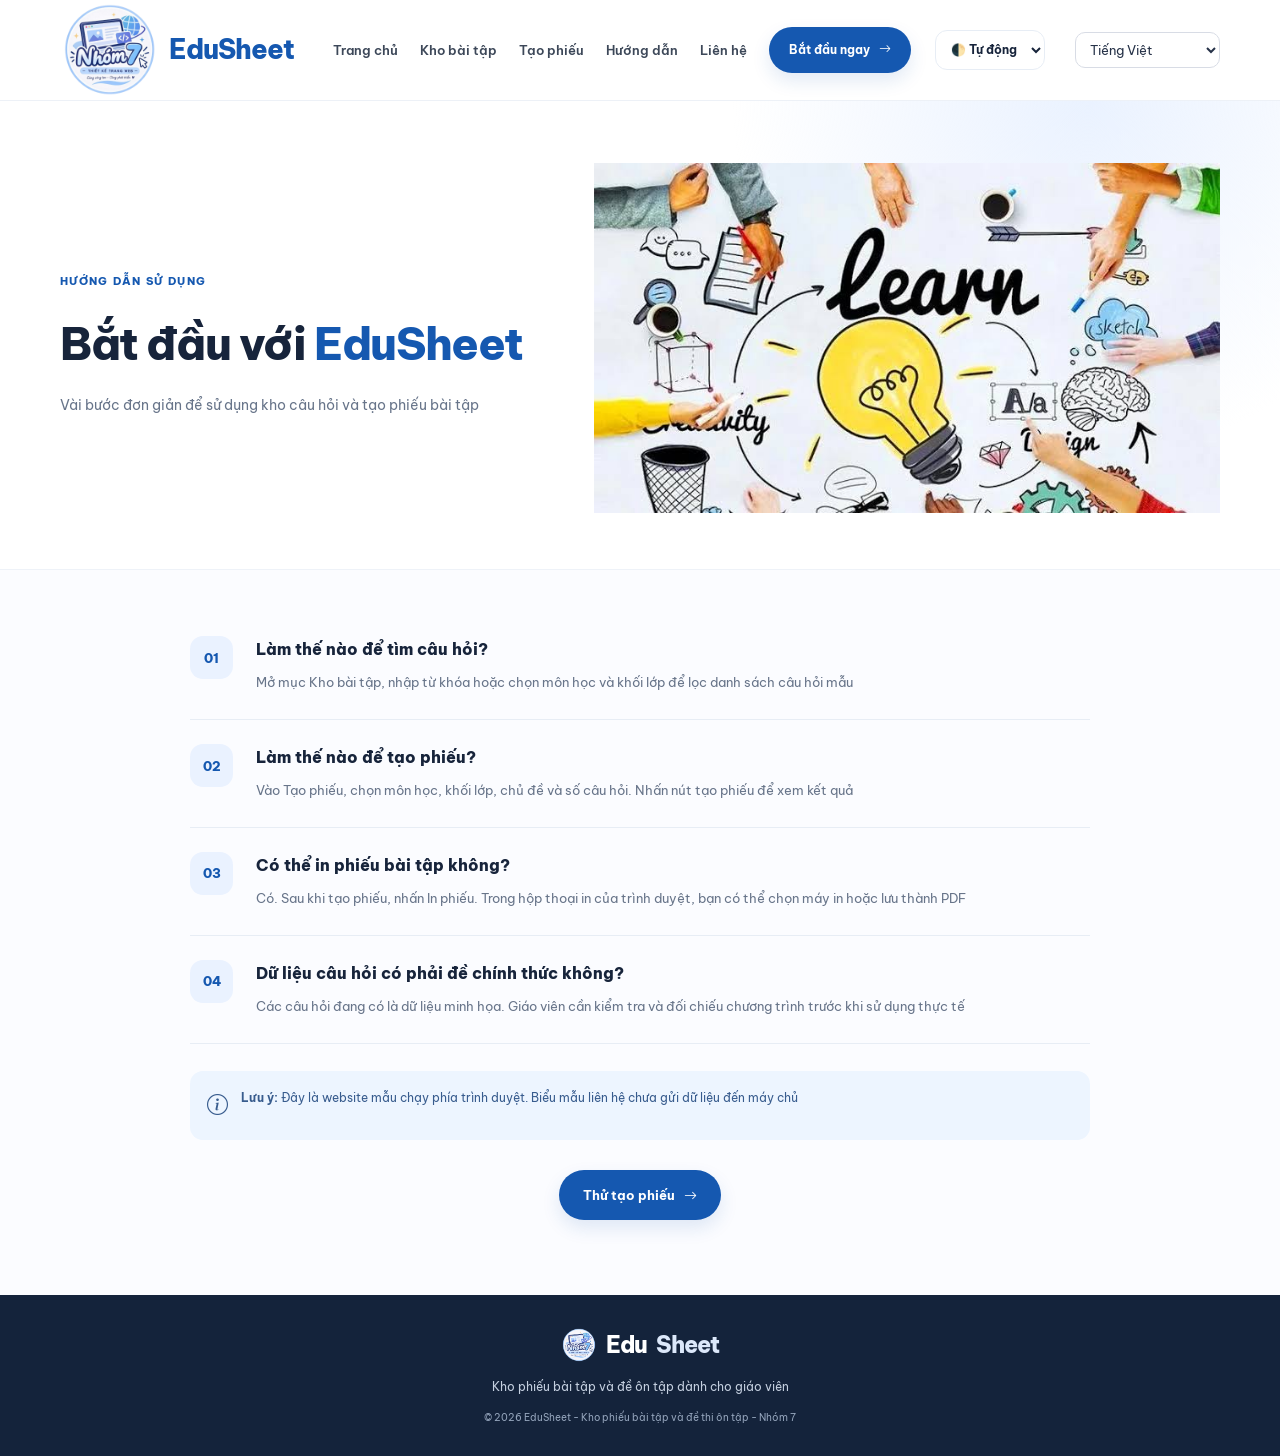
<file: faq.html>
<!DOCTYPE html>
<html lang="vi">

<head>
    <meta charset="UTF-8">
    <meta name="viewport" content="width=device-width, initial-scale=1.0">

    <link rel="preconnect" href="https://fonts.googleapis.com">

    <link href="https://fonts.googleapis.com/css2?family=Be+Vietnam+Pro:wght@400;500;600;700;800&display=swap"
        rel="stylesheet">

    <link href="https://cdn.jsdelivr.net/npm/bootstrap-icons@1.11.3/font/bootstrap-icons.min.css" rel="stylesheet">

    <link rel="stylesheet" href="css/style.css">

    <title>Hướng dẫn | EduSheet</title>
</head>

<body>

    <header class="site-header">
        <nav class="navbar">
            <div class="container nav-inner">

                <a class="brand" href="index.html">
                    <img src="images/logo-nhom7.png" alt="EduSheet Logo" class="brand-logo">
                    EduSheet
                </a>

                <button class="menu-toggle" id="menuToggle" aria-label="Mở menu">
                    <i class="bi bi-list"></i>
                </button>

                <div class="nav-menu" id="navMenu">

                    <a class="nav-link" href="index.html">Trang chủ</a>
                    <a class="nav-link" href="categories.html">Kho bài tập</a>
                    <a class="nav-link" href="generator.html">Tạo phiếu</a>
                    <a class="nav-link" href="faq.html">Hướng dẫn</a>
                    <a class="nav-link" href="contact.html">Liên hệ</a>

                    <a class="btn btn-primary nav-cta" href="generator.html">
                        Bắt đầu ngay
                        <i class="bi bi-arrow-right"></i>
                    </a>

                    <div class="theme-switcher">
                        <label for="themeSelect" class="visually-hidden">
                            Chọn giao diện &nbsp; &nbsp;
                        </label>

                        <select id="themeSelect" class="theme-select" aria-label="Chọn giao diện">
                            <option value="light">☀️ Sáng</option>
                            <option value="dark">🌙 Tối</option>
                            <option value="auto">🌓 Tự động</option>
                        </select>
                    </div>

                    <div class="language-switcher">
                        <label for="languageSelect" class="visually-hidden">
                            Chọn ngôn ngữ
                        </label>

                        <select id="languageSelect" class="form-select form-select-sm" aria-label="Chọn ngôn ngữ">
                            <option value="vi">Tiếng Việt</option>
                            <option value="en">English</option>
                        </select>
                    </div>

                </div>
            </div>
        </nav>
    </header>

    <main class="inner-page">

        <section class="page-hero">
            <div class="container page-hero-inner">
                <div class="page-hero-text">

                    <span class="section-kicker">
                        HƯỚNG DẪN SỬ DỤNG
                    </span>

                    <h1>
                        Bắt đầu với <span>EduSheet</span>
                    </h1>

                    <p>
                        Vài bước đơn giản để sử dụng kho câu hỏi và tạo phiếu
                        bài tập
                    </p>
                </div>
                <div class="page-hero-image">
                    <img src="images/anh3.jpg" alt="ảnh 3">
                </div>

            </div>
        </section>

        <section class="container page-content faq-layout">

            <article class="faq-item">

                <span class="faq-number">01</span>

                <div>
                    <h2>Làm thế nào để tìm câu hỏi?</h2>

                    <p>
                        Mở mục Kho bài tập, nhập từ khóa hoặc chọn môn học và
                        khối lớp để lọc danh sách câu hỏi mẫu
                    </p>
                </div>

            </article>

            <article class="faq-item">

                <span class="faq-number">02</span>

                <div>
                    <h2>Làm thế nào để tạo phiếu?</h2>

                    <p>
                        Vào Tạo phiếu, chọn môn học, khối lớp, chủ đề và số
                        câu hỏi. Nhấn nút tạo phiếu để xem kết quả
                    </p>
                </div>

            </article>

            <article class="faq-item">

                <span class="faq-number">03</span>

                <div>
                    <h2>Có thể in phiếu bài tập không?</h2>

                    <p>
                        Có. Sau khi tạo phiếu, nhấn In phiếu. Trong hộp thoại
                        in của trình duyệt, bạn có thể chọn máy in hoặc lưu
                        thành PDF
                    </p>
                </div>

            </article>

            <article class="faq-item">

                <span class="faq-number">04</span>

                <div>
                    <h2>Dữ liệu câu hỏi có phải đề chính thức không?</h2>

                    <p>
                        Các câu hỏi đang có là dữ liệu minh họa. Giáo viên
                        cần kiểm tra và đối chiếu chương trình trước khi
                        sử dụng thực tế
                    </p>
                </div>

            </article>

            <div class="notice-box">

                <i class="bi bi-info-circle"></i>

                <p>
                    <strong>Lưu ý:</strong>
                    Đây là website mẫu chạy phía trình duyệt. Biểu mẫu liên
                    hệ chưa gửi dữ liệu đến máy chủ
                </p>

            </div>

            <div class="center-action">

                <a href="generator.html" class="btn btn-primary btn-large">
                    Thử tạo phiếu
                    <i class="bi bi-arrow-right"></i>
                </a>

            </div>

        </section>

    </main>

    <footer class="footer">
        <div class="container footer-inner">

            <a class="brand footer-brand" href="index.html">
                <img src="images/logo-nhom7.png" alt="EduSheet Logo" class="brand-logo">
                Edu<span class="brand-accent">Sheet</span>
            </a>

            <p>
                Kho phiếu bài tập và đề ôn tập dành cho giáo viên
            </p>

            <small>
                © 2026 EduSheet - Kho phiếu bài tập và đề thi ôn tập - Nhóm 7
            </small>

        </div>
    </footer>

    <button id="backToTop" class="back-to-top" aria-label="Lên đầu trang">
        <i class="bi bi-arrow-up"></i>
    </button>

    <script src="js/data.js"></script>
    <script src="js/main.js"></script>
    <script src="js/i18n.js"></script>

</body>

</html>
</file>
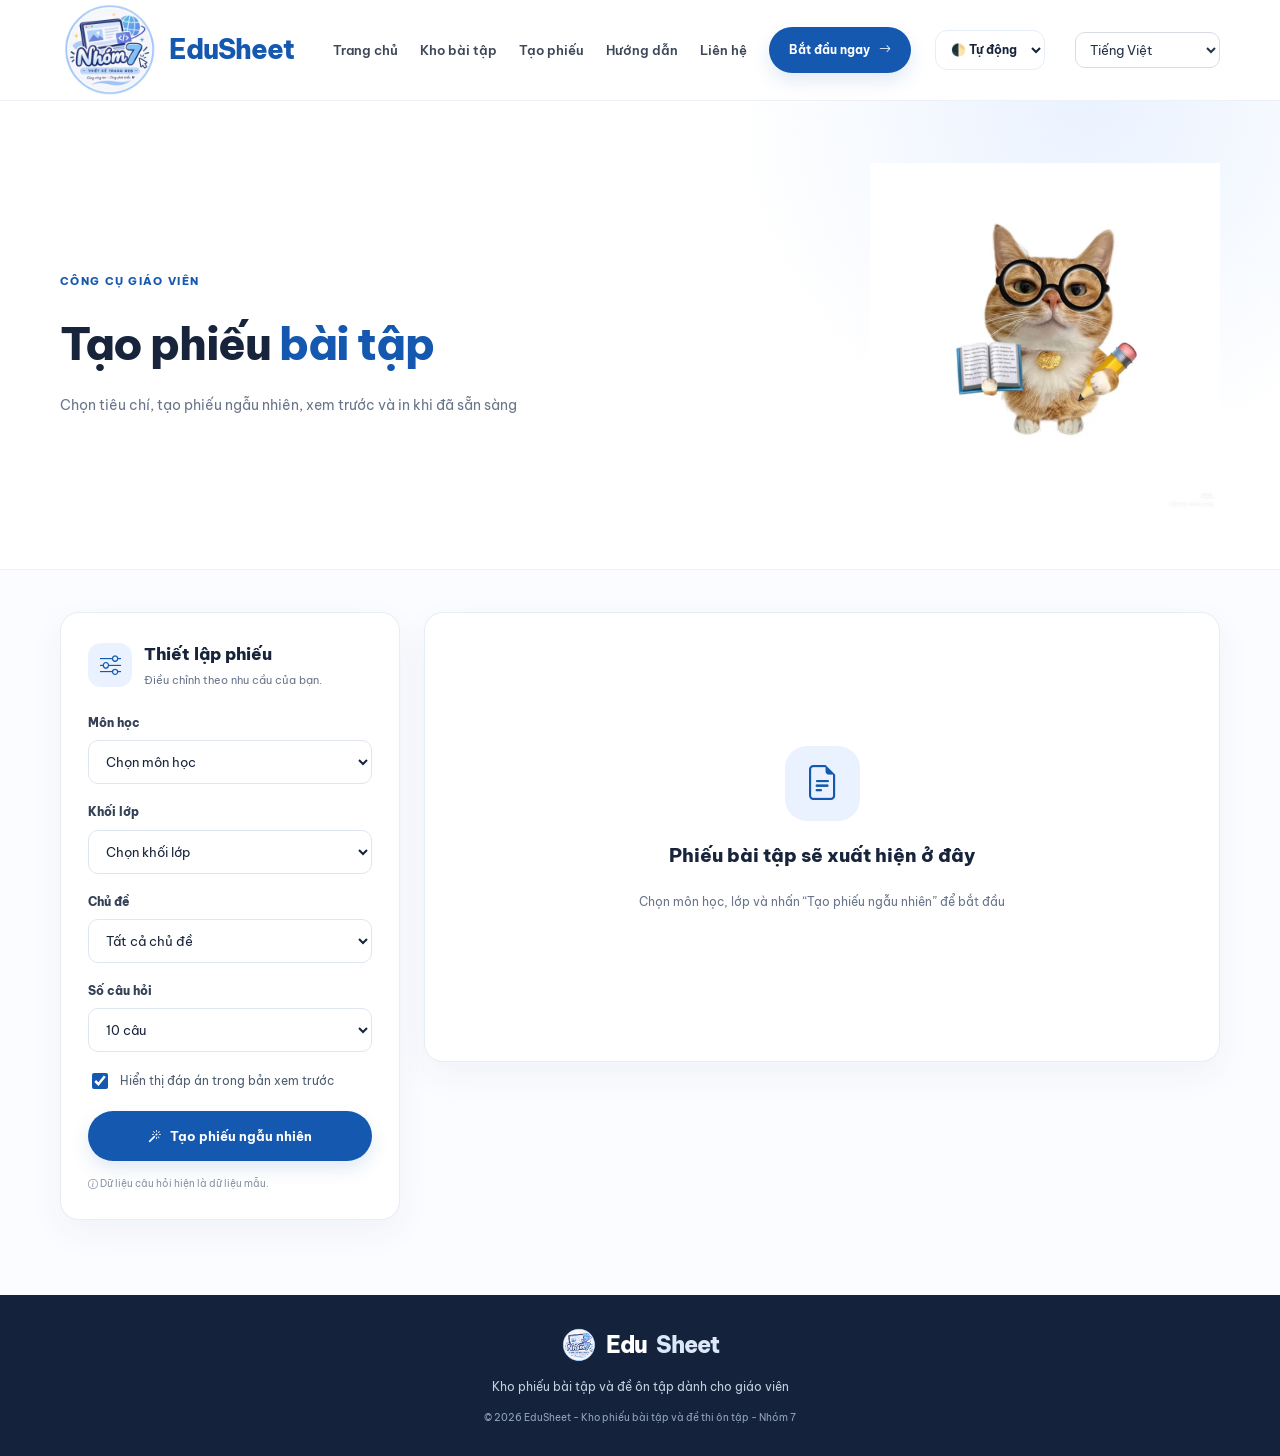
<file: generator.html>
<!DOCTYPE html>
<html lang="vi">

<head>
    <meta charset="UTF-8">
    <meta name="viewport" content="width=device-width, initial-scale=1.0">

    <link rel="preconnect" href="https://fonts.googleapis.com">

    <link href="https://fonts.googleapis.com/css2?family=Be+Vietnam+Pro:wght@400;500;600;700;800&display=swap"
        rel="stylesheet">

    <link href="https://cdn.jsdelivr.net/npm/bootstrap-icons@1.11.3/font/bootstrap-icons.min.css" rel="stylesheet">

    <link rel="stylesheet" href="css/style.css">

    <title>Tạo phiếu bài tập | EduSheet</title>
</head>

<body>

    <header class="site-header">
        <nav class="navbar">
            <div class="container nav-inner">

                <a class="brand" href="index.html">
                    <img src="images/logo-nhom7.png" alt="EduSheet Logo" class="brand-logo">
                    EduSheet
                </a>

                <button class="menu-toggle" id="menuToggle" aria-label="Mở menu">
                    <i class="bi bi-list"></i>
                </button>

                <div class="nav-menu" id="navMenu">

                    <a class="nav-link" href="index.html">Trang chủ</a>
                    <a class="nav-link" href="categories.html">Kho bài tập</a>
                    <a class="nav-link" href="generator.html">Tạo phiếu</a>
                    <a class="nav-link" href="faq.html">Hướng dẫn</a>
                    <a class="nav-link" href="contact.html">Liên hệ</a>

                    <a class="btn btn-primary nav-cta" href="generator.html">
                        Bắt đầu ngay
                        <i class="bi bi-arrow-right"></i>
                    </a>

                    <div class="theme-switcher">
                        <label for="themeSelect" class="visually-hidden">
                            Chọn giao diện &nbsp; &nbsp;
                        </label>

                        <select id="themeSelect" class="theme-select" aria-label="Chọn giao diện">
                            <option value="light">☀️ Sáng</option>
                            <option value="dark">🌙 Tối</option>
                            <option value="auto">🌓 Tự động</option>
                        </select>
                    </div>

                    <div class="language-switcher">
                        <label for="languageSelect" class="visually-hidden">
                            Chọn ngôn ngữ
                        </label>

                        <select id="languageSelect" class="form-select form-select-sm" aria-label="Chọn ngôn ngữ">
                            <option value="vi">Tiếng Việt</option>
                            <option value="en"> English</option>
                        </select>
                    </div>

                </div>
            </div>
        </nav>
    </header>
    <main class="inner-page">

        <section class="page-hero">
            <div class="container page-hero-inner">

                <div class="page-hero-text">
                    <span class="section-kicker">
                        CÔNG CỤ GIÁO VIÊN
                    </span>

                    <h1>
                        Tạo phiếu <span>bài tập</span>
                    </h1>

                    <p>
                        Chọn tiêu chí, tạo phiếu ngẫu nhiên, xem trước và in khi
                        đã sẵn sàng
                    </p>
                </div>
                <div class="page-hero-image">
                    <img src="images/anhmeo.jpg" alt="Hình con mèo">
                </div>
        </section>

        <section class="container page-content generator-layout">

            <form id="generatorForm" class="form-card">

                <div class="card-heading">

                    <span class="heading-icon">
                        <i class="bi bi-sliders"></i>
                    </span>

                    <div>
                        <h2>Thiết lập phiếu</h2>
                        <p>Điều chỉnh theo nhu cầu của bạn.</p>
                    </div>

                </div>

                <div class="field">
                    <label for="subject">Môn học</label>

                    <select id="subject" required>
                        <option value=""> Chọn môn học </option>
                        <option>Tin học</option>
                        <option>Toán học</option>
                        <option>Ngữ văn</option>
                        <option>Tiếng Anh</option>
                    </select>
                </div>

                <div class="field">
                    <label for="grade">Khối lớp</label>

                    <select id="grade" required>
                        <option value=""> Chọn khối lớp </option>
                        <option value="10">Lớp 10</option>
                        <option value="11">Lớp 11</option>
                        <option value="12">Lớp 12</option>
                    </select>
                </div>

                <div class="field">
                    <label for="topic">Chủ đề</label>

                    <select id="topic">
                        <option value="">Tất cả chủ đề</option>
                    </select>
                </div>

                <div class="field">
                    <label for="questionCount">Số câu hỏi</label>

                    <select id="questionCount">
                        <option value="5">5 câu</option>
                        <option value="10" selected>10 câu</option>
                    </select>
                </div>

                <label class="check-field">
                    <input type="checkbox" id="showAnswers" checked>
                    <span>Hiển thị đáp án trong bản xem trước</span>
                </label>

                <button class="btn btn-primary btn-large full-width" type="submit">
                    <i class="bi bi-magic"></i>
                    Tạo phiếu ngẫu nhiên
                </button>

                <p class="form-hint">
                    <i class="bi bi-info-circle"></i>
                    Dữ liệu câu hỏi hiện là dữ liệu mẫu.
                </p>

            </form>

            <section class="preview-card" id="printableArea">

                <div class="preview-empty" id="previewEmpty">

                    <div class="empty-icon">
                        <i class="bi bi-file-earmark-text"></i>
                    </div>

                    <h2>Phiếu bài tập sẽ xuất hiện ở đây</h2>

                    <p>
                        Chọn môn học, lớp và nhấn “Tạo phiếu ngẫu nhiên”
                        để bắt đầu
                    </p>

                </div>

                <div id="worksheetOutput"></div>

            </section>

        </section>

    </main>

    <footer class="footer">
        <div class="container footer-inner">

            <a class="brand footer-brand" href="index.html">
                <img src="images/logo-nhom7.png" alt="EduSheet Logo" class="brand-logo">
                Edu<span class="brand-accent">Sheet</span>
            </a>

            <p>
                Kho phiếu bài tập và đề ôn tập dành cho giáo viên
            </p>

            <small>
                © 2026 EduSheet - Kho phiếu bài tập và đề thi ôn tập - Nhóm 7
            </small>

        </div>
    </footer>

    <button id="backToTop" class="back-to-top" aria-label="Lên đầu trang">
        <i class="bi bi-arrow-up"></i>
    </button>

    <script src="js/data.js"></script>
    <script src="js/main.js"></script>
    <script src="js/i18n.js"></script>

</body>

</html>
</file>
<file: css/style.css>
:root {
    --blue: #1558b0;
    --darkblue: #10458d;
    --light: #eaf2ff;
    --ink: #17243b;
    --muted: #68758a;
    --line: #e7edf5;
    --yellow: #ffc83d;
    --green: #249866
}

* {
    box-sizing: border-box
}

html {
    scroll-behavior: smooth
}

body {
    margin: 0;
    font-family: "Be Vietnam Pro", "Segoe UI", Arial, sans-serif;
    color: var(--ink);
    background: #fff;
    line-height: 1.7
}

a {
    text-decoration: none;
    color: inherit
}

button,
input,
select,
textarea {
    font: inherit
}

.container {
    width: min(1160px, calc(100% - 48px));
    margin: auto
}

.navbar {
    position: sticky;
    top: 0;
    z-index: 1000;
    background: rgba(255, 255, 255, .97);
    border-bottom: 1px solid #edf1f7
}

.nav-inner {
    min-height: 86px;
    display: flex;
    align-items: center;
    justify-content: space-between;
    gap: 20px
}

.brand {
    display: inline-flex;
    align-items: center;
    gap: 9px;
    color: var(--blue);
    font-size: 27px;
    font-weight: 800;
    letter-spacing: -1px;
    white-space: nowrap
}

.brand-accent {
    color: #263650
}

.brand-mark {
    display: grid;
    place-items: center;
    width: 43px;
    height: 43px;
    border-radius: 13px;
    color: #fff;
    background: var(--blue);
    font-size: 22px;
    box-shadow: 0 8px 20px #1558b026
}

.nav-menu {
    display: flex;
    align-items: center;
    gap: 22px
}

.nav-link {
    color: #3d4859;
    font-size: 13px;
    font-weight: 600
}

.nav-link:hover,
.nav-link.active {
    color: var(--blue)
}

.menu-toggle {
    display: none;
    width: 43px;
    height: 43px;
    border: 1px solid var(--line);
    border-radius: 10px;
    background: #fff;
    color: var(--blue);
    font-size: 22px
}

.btn {
    display: inline-flex;
    align-items: center;
    justify-content: center;
    gap: 9px;
    border: 1px solid transparent;
    border-radius: 999px;
    padding: 11px 19px;
    font-size: 13px;
    font-weight: 700;
    cursor: pointer;
    transition: .2s
}

.btn:hover {
    transform: translateY(-2px)
}

.btn-primary {
    background: var(--blue);
    color: white;
    box-shadow: 0 8px 18px #1558b020
}

.btn-primary:hover {
    background: var(--darkblue);
    color: white
}

.btn-outline {
    color: var(--blue);
    border-color: #b7cbed;
    background: white
}

.btn-outline:hover {
    background: var(--light)
}

.btn-white {
    background: white;
    color: var(--blue)
}

.btn-large {
    min-height: 50px;
    padding: 13px 23px
}

.nav-cta {
    padding: 12px 19px;
    font-size: 12px
}

.hero {
    padding: 68px 0 92px;
    overflow: hidden;
    background: radial-gradient(circle at 90% 10%, #edf4ff, transparent 28%), linear-gradient(180deg, #fff, #fbfcff)
}

.hero-grid {
    display: grid;
    grid-template-columns: 1.04fr .96fr;
    gap: 50px;
    align-items: center
}

.eyebrow,
.section-kicker {
    color: var(--blue);
    font-size: 11px;
    letter-spacing: 1.3px;
    font-weight: 800
}

.eyebrow {
    display: inline-flex;
    align-items: center;
    gap: 9px;
    padding: 9px 14px;
    border: 1px solid #dce8fb;
    background: #f1f6ff;
    border-radius: 999px
}

.eyebrow-dot {
    width: 7px;
    height: 7px;
    border-radius: 50%;
    background: #f1b928;
    box-shadow: 0 0 0 4px #fff0c2
}

.hero h1 {
    margin: 23px 0 18px;
    font-size: clamp(38px, 4.2vw, 57px);
    line-height: 1.2;
    letter-spacing: -2px;
    font-weight: 800
}

.title-highlight {
    position: relative;
    display: inline-block;
    color: var(--blue)
}

.title-highlight:after {
    content: "";
    position: absolute;
    left: 0;
    bottom: 2px;
    height: 8px;
    width: 100%;
    border-radius: 9px;
    background: #ffe49a;
    z-index: -1
}

.hero-lead {
    max-width: 560px;
    color: var(--muted);
    font-size: 15px;
    line-height: 1.95
}

.hero-actions {
    display: flex;
    flex-wrap: wrap;
    gap: 12px;
    margin-top: 27px
}

.hero-trust {
    display: flex;
    align-items: center;
    gap: 9px;
    margin-top: 24px;
    color: #7a8798;
    font-size: 12px
}

.hero-trust i {
    color: var(--green);
    font-size: 17px
}

.hero-art {
    position: relative;
    min-width: 0;
    padding: 27px 18px 28px;
    isolation: isolate
}

.hero-art:before {
    content: "";
    position: absolute;
    z-index: -2;
    inset: 55px 3px 12px 42px;
    border-radius: 30px;
    background: #eaf2ff;
    transform: rotate(-3deg)
}

.dots {
    position: absolute;
    width: 100px;
    height: 80px;
    z-index: -1;
    background-image: radial-gradient(#b8cef2 2px, transparent 2px);
    background-size: 16px 16px
}

.dots-top {
    top: 0;
    right: 2px
}

.dots-bottom {
    bottom: 0;
    left: 8px
}

.dashboard {
    padding: 23px;
    border: 1px solid #eaf0f7;
    border-radius: 23px;
    background: #fff;
    box-shadow: 0 25px 65px #1b3a6821
}

.dash-top {
    display: flex;
    align-items: center;
    justify-content: space-between;
    gap: 10px;
    padding-bottom: 19px;
    border-bottom: 1px solid #edf1f7
}

.dash-brand {
    display: flex;
    align-items: center;
    gap: 10px
}

.mini-mark {
    display: grid;
    place-items: center;
    width: 38px;
    height: 38px;
    color: #fff;
    background: var(--blue);
    border-radius: 11px;
    font-size: 20px
}

.dash-brand strong,
.dash-brand small {
    display: block
}

.dash-brand strong {
    font-size: 12px
}

.dash-brand small {
    color: #9aa5b4;
    font-size: 9px;
    letter-spacing: 1px
}

.status {
    display: inline-flex;
    align-items: center;
    gap: 6px;
    padding: 6px 9px;
    border-radius: 99px;
    color: #23865b;
    background: #eaf8f0;
    font-size: 10px;
    white-space: nowrap
}

.status i {
    width: 6px;
    height: 6px;
    background: #2eae72;
    border-radius: 50%
}

.dash-banner {
    position: relative;
    display: flex;
    align-items: center;
    justify-content: space-between;
    gap: 10px;
    overflow: hidden;
    margin-top: 20px;
    padding: 23px;
    border-radius: 17px;
    color: white;
    background: linear-gradient(125deg, #1558b0, #367fe2)
}

.dash-banner:after {
    content: "";
    position: absolute;
    width: 170px;
    height: 170px;
    right: -60px;
    bottom: -110px;
    border: 27px solid #ffffff1a;
    border-radius: 50%
}

.dash-banner small {
    font-size: 9px;
    letter-spacing: 1.2px;
    font-weight: 700;
    opacity: .82
}

.dash-banner h2 {
    margin: 8px 0;
    font-size: 22px;
    line-height: 1.35;
    font-weight: 800
}

.dash-banner p {
    margin: 0;
    color: #e2edff;
    font-size: 10px
}

.banner-illustration {
    position: relative;
    color: #ffcf4b;
    font-size: 66px;
    z-index: 1
}

.banner-illustration span {
    position: absolute;
    top: -7px;
    right: -6px;
    font-size: 22px;
    color: white
}

.dash-section-title {
    display: flex;
    justify-content: space-between;
    align-items: center;
    margin: 21px 0 12px
}

.dash-section-title strong {
    font-size: 12px
}

.dash-section-title span {
    color: #9aa5b4;
    font-size: 10px
}

.dash-grid {
    display: grid;
    grid-template-columns: repeat(2, minmax(0, 1fr));
    gap: 11px
}

.dash-item {
    display: grid;
    grid-template-columns: 42px 1fr;
    grid-template-rows: auto auto;
    align-items: center;
    column-gap: 10px;
    padding: 12px;
    border: 1px solid #edf1f7;
    border-radius: 13px;
    transition: .2s
}

.dash-item:hover {
    border-color: #c5d8f8;
    background: #fbfdff;
    transform: translateY(-3px)
}

.dash-icon {
    grid-row: span 2;
    display: grid;
    place-items: center;
    width: 42px;
    height: 42px;
    border-radius: 12px;
    font-size: 20px
}

.dash-icon.blue,
.icon-blue {
    color: #2167c5;
    background: #e8f1ff
}

.dash-icon.yellow,
.icon-yellow {
    color: #b78300;
    background: #fff3d0
}

.dash-icon.green,
.icon-green {
    color: #218d5e;
    background: #e5f7ed
}

.dash-icon.purple {
    color: #8050bd;
    background: #f0e8ff
}

.dash-item b {
    align-self: end;
    font-size: 11px
}

.dash-item small {
    align-self: start;
    color: #99a3b1;
    font-size: 9px
}

.dash-bottom {
    display: flex;
    align-items: center;
    gap: 10px;
    margin-top: 17px;
    padding: 13px;
    border-radius: 12px;
    background: #f7f9fd
}

.check-circle {
    display: grid;
    place-items: center;
    width: 33px;
    height: 33px;
    flex: 0 0 33px;
    border-radius: 50%;
    color: #218d5e;
    background: #e1f6e9
}

.dash-bottom b,
.dash-bottom small {
    display: block
}

.dash-bottom b {
    font-size: 10px
}

.dash-bottom small {
    color: #929eae;
    font-size: 9px
}

.dash-bottom>i {
    margin-left: auto;
    color: #a6afbd
}

.float-note {
    position: absolute;
    z-index: 3;
    display: flex;
    align-items: center;
    gap: 9px;
    padding: 12px 14px;
    border: 1px solid #f0f3f8;
    border-radius: 14px;
    background: #fff;
    box-shadow: 0 12px 35px #1c355c1f;
    animation: float 3.4s ease-in-out infinite
}

.float-note b,
.float-note small {
    display: block;
    white-space: nowrap
}

.float-note b {
    font-size: 10px
}

.float-note small {
    color: #929eae;
    font-size: 9px
}

.note-icon {
    display: grid;
    place-items: center;
    width: 34px;
    height: 34px;
    border-radius: 10px;
    font-size: 17px
}

.note-icon.yellow {
    color: #b78300;
    background: #fff2c8
}

.note-icon.green {
    color: #218d5e;
    background: #e5f7ed
}

.note-top {
    top: 5px;
    right: -7px
}

.note-bottom {
    left: -9px;
    bottom: 8px;
    animation-delay: -1.5s
}

.section-space {
    padding: 82px 0
}

.section-heading {
    max-width: 700px;
    margin: 0 auto 38px;
    text-align: center
}

.section-heading h2 {
    margin: 12px 0;
    font-size: clamp(28px, 3vw, 38px);
    line-height: 1.3;
    font-weight: 800;
    letter-spacing: -1px
}

.section-heading h2 span,
.steps-copy h2 span,
.page-hero h1 span {
    color: var(--blue)
}

.section-heading p,
.steps-copy>p {
    color: var(--muted);
    font-size: 14px
}

.benefit-grid {
    display: grid;
    grid-template-columns: repeat(3, minmax(0, 1fr));
    gap: 22px
}

.benefit-card {
    padding: 29px;
    border: 1px solid var(--line);
    border-radius: 19px;
    background: white;
    transition: transform .25s, box-shadow .25s, border-color .25s
}

.benefit-card:hover {
    transform: translateY(-6px);
    border-color: #c9daf5;
    box-shadow: 0 18px 55px #1b3a681a
}

.benefit-icon {
    display: grid;
    place-items: center;
    width: 57px;
    height: 57px;
    border-radius: 16px;
    margin-bottom: 22px;
    font-size: 26px
}

.benefit-card h3 {
    margin: 0 0 11px;
    font-size: 17px;
    font-weight: 800
}

.benefit-card p {
    min-height: 90px;
    color: var(--muted);
    font-size: 13px;
    line-height: 1.9
}

.benefit-card a {
    display: inline-flex;
    gap: 8px;
    align-items: center;
    color: var(--blue);
    font-size: 12px;
    font-weight: 800
}

.steps-section {
    background: #f7faff
}

.steps-layout {
    display: grid;
    grid-template-columns: .8fr 1.2fr;
    gap: 75px;
    align-items: center
}

.steps-copy h2 {
    margin: 13px 0;
    font-size: 38px;
    line-height: 1.3;
    font-weight: 800;
    letter-spacing: -1px
}

.steps-copy>p {
    max-width: 390px;
    margin-bottom: 23px;
    line-height: 1.9
}

.steps-list {
    display: grid;
    gap: 14px
}

.step {
    display: grid;
    grid-template-columns: 45px 1fr 35px;
    gap: 17px;
    align-items: center;
    padding: 21px;
    border: 1px solid #e8eef7;
    border-radius: 17px;
    background: #fff
}

.step-number {
    color: var(--blue);
    font-size: 15px;
    font-weight: 800
}

.step h3 {
    margin: 0 0 4px;
    font-size: 14px;
    font-weight: 800
}

.step p {
    margin: 0;
    color: var(--muted);
    font-size: 12px
}

.step>i {
    color: #8eacd9;
    font-size: 23px
}

.cta-section {
    padding: 10px 0 85px;
    background: #f7faff
}

.cta-box {
    position: relative;
    overflow: hidden;
    display: flex;
    justify-content: space-between;
    align-items: center;
    gap: 30px;
    padding: 45px 48px;
    border-radius: 24px;
    color: white;
    background: linear-gradient(120deg, #1558b0, #337de0)
}

.cta-box .section-kicker {
    color: #ffdc76
}

.cta-box h2 {
    margin: 12px 0;
    font-size: clamp(25px, 3vw, 34px);
    line-height: 1.4;
    font-weight: 800
}

.cta-box p {
    margin: 0;
    color: #e0ebff;
    font-size: 13px
}

.cta-box>div,
.cta-box>a {
    position: relative;
    z-index: 2
}

.cta-decoration {
    position: absolute;
    right: 17%;
    top: -125px;
    width: 260px;
    height: 260px;
    border: 35px solid #ffffff14;
    border-radius: 50%
}

.footer {
    padding: 30px 0;
    color: #c4cfdf;
    background: #14233b
}

.footer-inner {
    display: flex;
    flex-direction: column;
    align-items: center;
    text-align: center;
    gap: 9px
}

.footer-brand {
    color: white;
    font-size: 23px
}

.footer-brand .brand-accent {
    color: #dce8fa
}

.footer-brand .brand-mark {
    width: 36px;
    height: 36px;
    font-size: 19px;
    box-shadow: none
}

.footer p {
    margin: 3px 0;
    font-size: 12px
}

.footer small {
    color: #94a4bb;
    font-size: 10px
}

.back-to-top {
    position: fixed;
    right: 22px;
    bottom: 22px;
    z-index: 900;
    display: grid;
    place-items: center;
    width: 44px;
    height: 44px;
    border: 0;
    border-radius: 50%;
    color: white;
    background: var(--blue);
    box-shadow: 0 8px 25px #1558b040;
    opacity: 0;
    visibility: hidden;
    transform: translateY(10px);
    transition: .25s;
    cursor: pointer
}

.back-to-top.show {
    opacity: 1;
    visibility: visible;
    transform: translateY(0)
}

.reveal {
    opacity: 0;
    transform: translateY(18px);
    transition: opacity .65s ease, transform .65s ease
}

.reveal.is-visible {
    opacity: 1;
    transform: translateY(0)
}

@keyframes float {

    0%,
    100% {
        transform: translateY(0)
    }

    50% {
        transform: translateY(-7px)
    }
}

/* Trang con */
.inner-page {
    min-height: 65vh;
    background: #fbfcff
}

.page-hero {
    padding: 62px 0 48px;
    background: radial-gradient(circle at 85% 0%, #eaf2ff, transparent 30%), #fff;
    border-bottom: 1px solid #eef2f8
}

.page-hero h1 {
    margin: 12px 0;
    font-size: clamp(32px, 4vw, 45px);
    font-weight: 800;
    letter-spacing: -1.4px
}

.page-hero p {
    max-width: 680px;
    margin: 0;
    color: var(--muted);
    font-size: 14px
}

.page-content {
    padding-top: 42px;
    padding-bottom: 75px
}

.filter-panel {
    display: grid;
    grid-template-columns: 1.5fr 1fr 1fr;
    gap: 17px;
    padding: 23px;
    border: 1px solid var(--line);
    border-radius: 18px;
    background: #fff;
    box-shadow: 0 10px 30px #1b3a680a
}

.field {
    display: flex;
    flex-direction: column;
    gap: 7px;
    margin-bottom: 18px
}

.filter-panel .field {
    margin: 0
}

.field label {
    color: #344157;
    font-size: 12px;
    font-weight: 800
}

.field input,
.field select,
.field textarea {
    width: 100%;
    min-width: 0;
    padding: 12px 13px;
    border: 1px solid #dfe6f0;
    border-radius: 10px;
    outline: none;
    color: var(--ink);
    background: white;
    font-size: 13px
}

.field input:focus,
.field select:focus,
.field textarea:focus {
    border-color: #8db4f0;
    box-shadow: 0 0 0 3px #1558b017
}

.field textarea {
    resize: vertical
}

.input-with-icon {
    position: relative
}

.input-with-icon i {
    position: absolute;
    left: 13px;
    top: 50%;
    transform: translateY(-50%);
    color: #8b98aa
}

.input-with-icon input {
    padding-left: 38px
}

.results-top {
    display: flex;
    justify-content: space-between;
    align-items: center;
    gap: 15px;
    margin: 30px 0 16px
}

.results-top h2 {
    margin: 0;
    font-size: 20px;
    font-weight: 800
}

.result-count {
    padding: 6px 11px;
    color: var(--blue);
    background: var(--light);
    border-radius: 999px;
    font-size: 11px;
    font-weight: 800
}

.question-list {
    display: grid;
    gap: 13px
}

.question-card {
    display: flex;
    gap: 17px;
    padding: 21px;
    border: 1px solid var(--line);
    border-radius: 15px;
    background: white
}

.question-number {
    display: grid;
    place-items: center;
    flex: 0 0 42px;
    height: 42px;
    color: var(--blue);
    background: var(--light);
    border-radius: 12px;
    font-size: 13px;
    font-weight: 800
}

.question-body {
    min-width: 0;
    flex: 1
}

.question-meta {
    display: flex;
    flex-wrap: wrap;
    gap: 7px;
    margin-bottom: 8px
}

.question-meta span {
    padding: 4px 8px;
    border-radius: 5px;
    color: #536783;
    background: #f2f5fa;
    font-size: 10px
}

.question-body h3 {
    margin: 0 0 11px;
    font-size: 14px;
    font-weight: 700;
    line-height: 1.7
}

.question-body details {
    color: var(--blue);
    font-size: 12px
}

.question-body summary {
    cursor: pointer;
    font-weight: 700
}

.options-list {
    color: var(--muted);
    line-height: 2
}

.correct-option {
    color: var(--green);
    font-weight: 700
}

.center-action {
    display: flex;
    justify-content: center;
    margin-top: 30px
}

.empty-state {
    padding: 40px 20px;
    text-align: center;
    border: 1px dashed #d8e2f0;
    border-radius: 17px;
    background: white
}

.empty-state>i {
    color: #8ba9d4;
    font-size: 35px
}

.empty-state h3 {
    margin: 12px 0 5px;
    font-size: 17px
}

.empty-state p {
    color: var(--muted);
    font-size: 13px
}

.generator-layout {
    display: grid;
    grid-template-columns: 340px minmax(0, 1fr);
    align-items: start;
    gap: 24px
}

.form-card,
.preview-card,
.contact-info-card {
    padding: 27px;
    border: 1px solid var(--line);
    border-radius: 19px;
    background: #fff;
    box-shadow: 0 12px 35px #1b3a680d
}

.card-heading {
    display: flex;
    align-items: center;
    gap: 12px;
    margin-bottom: 23px
}

.heading-icon {
    display: grid;
    place-items: center;
    width: 44px;
    height: 44px;
    flex: 0 0 44px;
    border-radius: 13px;
    color: var(--blue);
    background: var(--light);
    font-size: 21px
}

.card-heading h2 {
    margin: 0;
    font-size: 17px;
    font-weight: 800
}

.card-heading p {
    margin: 2px 0 0;
    color: var(--muted);
    font-size: 11px
}

.check-field {
    display: flex;
    align-items: center;
    gap: 9px;
    margin: 0 0 19px;
    color: #4f5d72;
    font-size: 12px
}

.check-field input {
    accent-color: var(--blue);
    width: 16px;
    height: 16px
}

.full-width {
    width: 100%
}

.form-hint {
    margin: 14px 0 0;
    color: #8793a4;
    font-size: 10px;
    line-height: 1.7
}

.preview-card {
    min-height: 450px
}

.preview-empty {
    min-height: 390px;
    display: flex;
    flex-direction: column;
    justify-content: center;
    align-items: center;
    padding: 25px;
    text-align: center
}

.preview-empty[hidden] {
    display: none
}

.empty-icon {
    display: grid;
    place-items: center;
    width: 75px;
    height: 75px;
    border-radius: 22px;
    color: var(--blue);
    background: var(--light);
    font-size: 35px
}

.preview-empty h2 {
    max-width: 350px;
    margin: 18px 0 8px;
    font-size: 19px;
    font-weight: 800
}

.preview-empty p {
    max-width: 370px;
    color: var(--muted);
    font-size: 12px
}

.worksheet-head {
    padding-bottom: 18px;
    text-align: center;
    border-bottom: 1px solid var(--line)
}

.worksheet-label {
    color: var(--blue);
    font-size: 10px;
    font-weight: 800;
    letter-spacing: 1.4px
}

.worksheet-head h2 {
    margin: 8px 0;
    font-size: 20px;
    font-weight: 800
}

.worksheet-head p {
    margin: 4px 0;
    font-size: 12px
}

.student-line {
    margin-top: 15px;
    text-align: left;
    font-size: 11px
}

.worksheet-question {
    padding: 17px 0;
    border-bottom: 1px solid #edf1f6;
    break-inside: avoid
}

.worksheet-question p {
    margin: 0 0 9px;
    font-size: 12px
}

.worksheet-options {
    display: grid;
    grid-template-columns: repeat(2, minmax(0, 1fr));
    gap: 5px 14px;
    padding-left: 12px;
    color: #4f5d72;
    font-size: 11px
}

.answer-line {
    margin-top: 10px !important;
    color: var(--green);
    font-size: 11px !important;
    font-weight: 700
}

.worksheet-actions {
    display: flex;
    flex-wrap: wrap;
    gap: 10px;
    margin-top: 23px
}

.worksheet-signature {
    margin-top: 25px;
    text-align: right;
    color: #78869a;
    font-size: 11px;
    font-style: italic
}

.faq-layout {
    max-width: 900px
}

.faq-item {
    display: grid;
    grid-template-columns: 48px 1fr;
    gap: 18px;
    padding: 24px 0;
    border-bottom: 1px solid var(--line)
}

.faq-number {
    display: grid;
    place-items: center;
    width: 43px;
    height: 43px;
    border-radius: 13px;
    color: var(--blue);
    background: var(--light);
    font-size: 13px;
    font-weight: 800
}

.faq-item h2 {
    margin: 0 0 7px;
    font-size: 16px;
    font-weight: 800
}

.faq-item p {
    margin: 0;
    color: var(--muted);
    font-size: 13px;
    line-height: 1.9
}

.notice-box {
    display: flex;
    gap: 13px;
    margin-top: 27px;
    padding: 17px;
    border-radius: 13px;
    color: #385c8e;
    background: #edf5ff
}

.notice-box>i {
    font-size: 21px
}

.notice-box p {
    margin: 0;
    font-size: 12px
}

.contact-layout {
    display: grid;
    grid-template-columns: .9fr 1.1fr;
    gap: 28px;
    align-items: start
}

.contact-info-card {
    padding: 34px;
    background: linear-gradient(150deg, #fff, #f4f8ff)
}

.contact-info-card h2 {
    margin: 12px 0;
    font-size: 27px;
    font-weight: 800;
    line-height: 1.4
}

.muted {
    color: var(--muted);
    font-size: 13px;
    line-height: 1.9
}

.contact-detail {
    display: flex;
    align-items: center;
    gap: 13px;
    margin-top: 25px
}

.contact-detail>span {
    display: grid;
    place-items: center;
    width: 43px;
    height: 43px;
    border-radius: 12px;
    color: var(--blue);
    background: #e5efff;
    font-size: 19px
}

.contact-detail b {
    font-size: 12px
}

.contact-detail p {
    margin: 2px 0 0;
    color: var(--muted);
    font-size: 11px;
    overflow-wrap: anywhere
}

.form-message {
    display: none;
    padding: 11px 13px;
    border-radius: 9px;
    font-size: 12px
}

.form-message:not(:empty) {
    display: block
}

.form-message.error {
    color: #b42318;
    background: #fff0ef
}

.form-message.success {
    color: #18794e;
    background: #eaf8f0
}


.theme-switcher {
    display: inline-flex;
    align-items: center;
    flex-shrink: 0;
    margin-left: 2px;
}

.theme-select {
    min-height: 40px;
    padding: 8px 11px;
    border: 1px solid var(--line);
    border-radius: 12px;
    background: #fff;
    color: var(--ink);
    font-size: 12px;
    font-weight: 700;
    cursor: pointer;
    outline-offset: 3px;
}

.theme-select:focus {
    border-color: var(--blue);
    box-shadow: 0 0 0 3px #1558b018;
}

.visually-hidden {
    position: absolute !important;
    width: 1px !important;
    height: 1px !important;
    padding: 0 !important;
    margin: -1px !important;
    overflow: hidden !important;
    clip: rect(0, 0, 0, 0) !important;
    white-space: nowrap !important;
    border: 0 !important;
}

body,
.navbar,
.nav-link,
.theme-select,
.inner-page,
.hero,
.section-space,
.steps-section,
.cta-section,
.page-hero,
.benefit-card,
.step,
.filter-panel,
.question-card,
.empty-state,
.form-card,
.preview-card,
.contact-info-card,
.faq-item,
.notice-box,
.dash-item,
.dash-bottom,
.field input,
.field select,
.field textarea {
    transition: background-color .2s ease, color .2s ease, border-color .2s ease;
}

html[data-theme="dark"] {
    color-scheme: dark;
    --ink: #e8eef8;
    --muted: #a8b5c8;
    --line: #344258;
    --light: #24364f;
}

html[data-theme="dark"] body {
    color: #e8eef8;
    background: #111827;
}

html[data-theme="dark"] .navbar {
    background: rgba(17, 24, 39, .97);
    border-bottom-color: #2b374b;
}

html[data-theme="dark"] .brand-accent {
    color: #d8e3f5;
}

html[data-theme="dark"] .nav-link {
    color: #c4cede;
}

html[data-theme="dark"] .nav-link:hover,
html[data-theme="dark"] .nav-link.active {
    color: #80b4ff;
}

html[data-theme="dark"] .menu-toggle {
    color: #9cc4ff;
    background: #1e293b;
    border-color: #3b4a61;
}

html[data-theme="dark"] .theme-select {
    color: #e8eef8;
    background: #1e293b;
    border-color: #40506a;
}

html[data-theme="dark"] .hero {
    background: radial-gradient(circle at 90% 10%, #1b3151, transparent 32%),
        linear-gradient(180deg, #111827, #151f30);
}

html[data-theme="dark"] .hero-art:before {
    background: #1d2d45;
}

html[data-theme="dark"] .dashboard,
html[data-theme="dark"] .benefit-card,
html[data-theme="dark"] .step,
html[data-theme="dark"] .filter-panel,
html[data-theme="dark"] .question-card,
html[data-theme="dark"] .empty-state,
html[data-theme="dark"] .form-card,
html[data-theme="dark"] .preview-card,
html[data-theme="dark"] .contact-info-card {
    color: #e8eef8;
    background: #1b2638;
    border-color: #344258;
}

html[data-theme="dark"] .dash-top {
    border-bottom-color: #344258;
}

html[data-theme="dark"] .dash-item {
    background: #202d41;
    border-color: #344258;
}

html[data-theme="dark"] .dash-item:hover {
    background: #263850;
    border-color: #5275a5;
}

html[data-theme="dark"] .dash-bottom {
    background: #202d41;
}

html[data-theme="dark"] .steps-section,
html[data-theme="dark"] .cta-section {
    background: #151f30;
}

html[data-theme="dark"] .page-hero {
    background: radial-gradient(circle at 85% 0%, #1b3151, transparent 32%), #151f30;
    border-bottom-color: #2b374b;
}

html[data-theme="dark"] .inner-page {
    background: #111827;
}

html[data-theme="dark"] .eyebrow {
    color: #9cc4ff;
    background: #1d2d45;
    border-color: #344d70;
}

html[data-theme="dark"] .section-kicker,
html[data-theme="dark"] .eyebrow {
    color: #91bdff;
}

html[data-theme="dark"] .hero-lead,
html[data-theme="dark"] .hero-trust,
html[data-theme="dark"] .section-heading p,
html[data-theme="dark"] .steps-copy>p,
html[data-theme="dark"] .benefit-card p,
html[data-theme="dark"] .step p,
html[data-theme="dark"] .page-hero p,
html[data-theme="dark"] .faq-item p,
html[data-theme="dark"] .muted,
html[data-theme="dark"] .contact-detail p,
html[data-theme="dark"] .empty-state p,
html[data-theme="dark"] .options-list {
    color: #a8b5c8;
}

html[data-theme="dark"] .title-highlight,
html[data-theme="dark"] .section-heading h2 span,
html[data-theme="dark"] .steps-copy h2 span,
html[data-theme="dark"] .page-hero h1 span,
html[data-theme="dark"] .benefit-card a {
    color: #80b4ff;
}

html[data-theme="dark"] .filter-panel .field label,
html[data-theme="dark"] .field label,
html[data-theme="dark"] .check-field {
    color: #d3ddec;
}

html[data-theme="dark"] .field input,
html[data-theme="dark"] .field select,
html[data-theme="dark"] .field textarea {
    color: #e8eef8;
    background: #111b2a;
    border-color: #40506a;
}

html[data-theme="dark"] .field input::placeholder,
html[data-theme="dark"] .field textarea::placeholder {
    color: #8493a9;
}

html[data-theme="dark"] .field select option {
    color: #e8eef8;
    background: #111b2a;
}

html[data-theme="dark"] .question-meta span {
    color: #c3d2e8;
    background: #26364d;
}

html[data-theme="dark"] .question-body details,
html[data-theme="dark"] .question-number,
html[data-theme="dark"] .faq-number,
html[data-theme="dark"] .heading-icon,
html[data-theme="dark"] .empty-icon {
    color: #91bdff;
}

html[data-theme="dark"] .question-number,
html[data-theme="dark"] .faq-number,
html[data-theme="dark"] .heading-icon,
html[data-theme="dark"] .empty-icon {
    background: #24364f;
}

html[data-theme="dark"] .faq-item {
    border-bottom-color: #344258;
}

html[data-theme="dark"] .notice-box {
    color: #c5dcff;
    background: #1c304b;
}

html[data-theme="dark"] .contact-info-card {
    background: linear-gradient(150deg, #1b2638, #172235);
}

html[data-theme="dark"] .contact-detail>span {
    color: #91bdff;
    background: #24364f;
}

html[data-theme="dark"] .worksheet-head,
html[data-theme="dark"] .worksheet-question {
    border-color: #344258;
}

html[data-theme="dark"] .worksheet-options {
    color: #c0ccdc;
}

html[data-theme="dark"] .worksheet-signature {
    color: #a8b5c8;
}

html[data-theme="dark"] .form-hint {
    color: #9aa9bd;
}

html[data-theme="dark"] .form-message.error {
    color: #ffc5c1;
    background: #482625;
}

html[data-theme="dark"] .form-message.success {
    color: #a9f0c8;
    background: #183d30;
}

html[data-theme="dark"] .btn-outline {
    color: #a8cbff;
    background: #1b2638;
    border-color: #5275a5;
}

html[data-theme="dark"] .btn-outline:hover {
    background: #263850;
}

html[data-theme="dark"] .footer {
    background: #0b1220;
}

html[data-theme="dark"] .back-to-top {
    color: #fff;
}

html[data-theme="dark"] .status {
    color: #9ce5bf;
    background: #1d3b32;
}

html[data-theme="dark"] .dash-icon.blue,
html[data-theme="dark"] .icon-blue {
    color: #9cc4ff;
    background: #243b5b;
}

html[data-theme="dark"] .dash-icon.yellow,
html[data-theme="dark"] .icon-yellow {
    color: #ffdc79;
    background: #493c20;
}

html[data-theme="dark"] .dash-icon.green,
html[data-theme="dark"] .icon-green {
    color: #8fe0b5;
    background: #1e4034;
}

html[data-theme="dark"] .dash-icon.purple {
    color: #d0b2ff;
    background: #38294e;
}

html[data-theme="dark"] .check-circle {
    color: #8fe0b5;
    background: #1e4034;
}

@media (max-width: 800px) {
    .theme-switcher {
        margin: 8px 0 0;
    }

    .theme-select {
        width: fit-content;
        min-width: 145px;
    }
}

@media print {
    @page {
        size: A4;
        margin: 16mm
    }

    body {
        background: #fff !important;
        font-family: Arial, sans-serif
    }

    body * {
        visibility: hidden !important
    }

    #printableArea,
    #printableArea * {
        visibility: visible !important
    }

    #printableArea {
        position: absolute !important;
        left: 0 !important;
        top: 0 !important;
        width: 100% !important;
        padding: 0 !important;
        border: 0 !important;
        box-shadow: none !important
    }

    .no-print,
    .navbar,
    .footer,
    .back-to-top,
    .preview-empty {
        display: none !important
    }

    .worksheet-question {
        page-break-inside: avoid
    }
}

@media(max-width:1000px) {
    .nav-menu {
        gap: 12px
    }

    .nav-link {
        font-size: 12px
    }

    .hero-grid {
        gap: 28px
    }

    .dashboard {
        padding: 17px
    }

    .dash-item {
        grid-template-columns: 35px 1fr;
        padding: 9px
    }

    .dash-icon {
        width: 35px;
        height: 35px;
        font-size: 17px
    }

    .steps-layout {
        gap: 35px
    }

    .generator-layout {
        grid-template-columns: 300px minmax(0, 1fr)
    }
}

@media(max-width:800px) {
    .container {
        width: min(calc(100% - 34px), 650px)
    }

    .nav-inner {
        min-height: 74px;
        flex-wrap: wrap
    }

    .menu-toggle {
        display: grid;
        place-items: center
    }

    .nav-menu {
        display: none;
        flex: 0 0 100%;
        padding: 0 0 18px;
        align-items: stretch;
        flex-direction: column;
        gap: 4px
    }

    .nav-menu.is-open {
        display: flex
    }

    .nav-link {
        padding: 9px 3px;
        font-size: 14px
    }

    .nav-cta {
        align-self: flex-start;
        margin-top: 7px
    }

    .hero {
        padding: 48px 0 65px
    }

    .hero-grid {
        grid-template-columns: 1fr;
        gap: 25px
    }

    .hero-art {
        width: min(100%, 560px);
        margin: auto
    }

    .benefit-grid {
        grid-template-columns: 1fr
    }

    .benefit-card p {
        min-height: 0
    }

    .steps-layout,
    .generator-layout,
    .contact-layout {
        grid-template-columns: 1fr
    }

    .steps-layout {
        gap: 30px
    }

    .cta-box {
        align-items: flex-start;
        flex-direction: column;
        padding: 34px
    }

    .filter-panel {
        grid-template-columns: 1fr
    }

    .generator-layout,
    .contact-layout {
        max-width: 650px
    }
}

@media(max-width:480px) {
    .container {
        width: calc(100% - 28px)
    }

    .brand {
        font-size: 24px
    }

    .brand-mark {
        width: 39px;
        height: 39px
    }

    .hero h1 {
        font-size: 37px;
        letter-spacing: -1.5px
    }

    .hero-lead {
        font-size: 13px
    }

    .hero-actions {
        flex-direction: column;
        align-items: stretch
    }

    .hero-actions .btn {
        width: 100%
    }

    .hero-art {
        padding: 20px 4px
    }

    .dashboard {
        padding: 13px;
        border-radius: 18px
    }

    .dash-brand strong {
        font-size: 10px
    }

    .dash-brand small {
        font-size: 8px
    }

    .status {
        font-size: 8px;
        padding: 5px 6px
    }

    .dash-banner {
        padding: 16px
    }

    .dash-banner h2 {
        font-size: 19px
    }

    .banner-illustration {
        font-size: 48px
    }

    .dash-item {
        grid-template-columns: 31px 1fr;
        gap: 7px
    }

    .dash-icon {
        width: 31px;
        height: 31px;
        border-radius: 9px;
        font-size: 16px
    }

    .dash-item b {
        font-size: 9px
    }

    .dash-item small {
        font-size: 8px
    }

    .float-note {
        padding: 8px;
        gap: 6px
    }

    .float-note b {
        font-size: 8px
    }

    .float-note small {
        font-size: 7px
    }

    .note-icon {
        width: 27px;
        height: 27px;
        font-size: 14px
    }

    .note-top {
        right: -2px
    }

    .note-bottom {
        left: -2px
    }

    .section-space {
        padding: 55px 0
    }

    .section-heading h2,
    .steps-copy h2 {
        font-size: 29px
    }

    .benefit-card {
        padding: 23px
    }

    .step {
        grid-template-columns: 35px 1fr;
        gap: 12px;
        padding: 16px
    }

    .step>i {
        display: none
    }

    .cta-box {
        padding: 27px 22px
    }

    .cta-box h2 {
        font-size: 25px
    }

    .page-hero {
        padding: 43px 0 35px
    }

    .page-content {
        padding-top: 25px;
        padding-bottom: 50px
    }

    .form-card,
    .preview-card,
    .contact-info-card {
        padding: 20px
    }

    .question-card {
        padding: 14px;
        gap: 11px
    }

    .question-number {
        flex-basis: 34px;
        height: 34px
    }

    .worksheet-options {
        grid-template-columns: 1fr
    }
}

.language-switcher {
    display: flex;
    align-items: center;
    margin-left: 8px;
}

#languageSelect {
    min-width: 145px;
    padding: 8px 28px 8px 10px;
    border: 1px solid var(--border-color, #d8dce5);
    border-radius: 10px;
    background-color: var(--card-bg, #ffffff);
    color: var(--text-color, #263248);
    font-family: inherit;
    font-size: 13px;
    cursor: pointer;
}

#languageSelect:focus {
    outline: 2px solid #7c6cf2;
    outline-offset: 2px;
}

@media (max-width: 768px) {
    .language-switcher {
        margin: 8px 0;
    }

    #languageSelect {
        width: 100%;
    }
}

.hero-flex {
    display: flex;
    align-items: center;
    justify-content: space-between;
    gap: 20px;
}

.hero-img {
    max-width: 280px;
    height: auto;
    object-fit: contain;
    border-radius: 50%;
}

@media (max-width: 800px) {
    .hero-flex {
        flex-direction: column;
        align-items: flex-start;
    }

    .hero-img {
        max-width: 100%;
        margin-top: 15px;
    }
}

.brand-logo {
    width: 100px;
    height: 100px;
    object-fit: contain;
    border-radius: 10px;
    display: inline-block;
}

.footer-brand .brand-logo {
    width: 36px;
    height: 36px;
}

.page-hero-inner {
    display: flex;
    align-items: center;
    justify-content: space-between;
    gap: 30px;
    flex-wrap: wrap;
}

.page-hero-text {
    flex: 1;
    min-width: 280px;
}

.page-hero-image img {
    max-width: 100%;
    max-height: 350px;
    height: auto;
    object-fit: contain;
}
</file>
